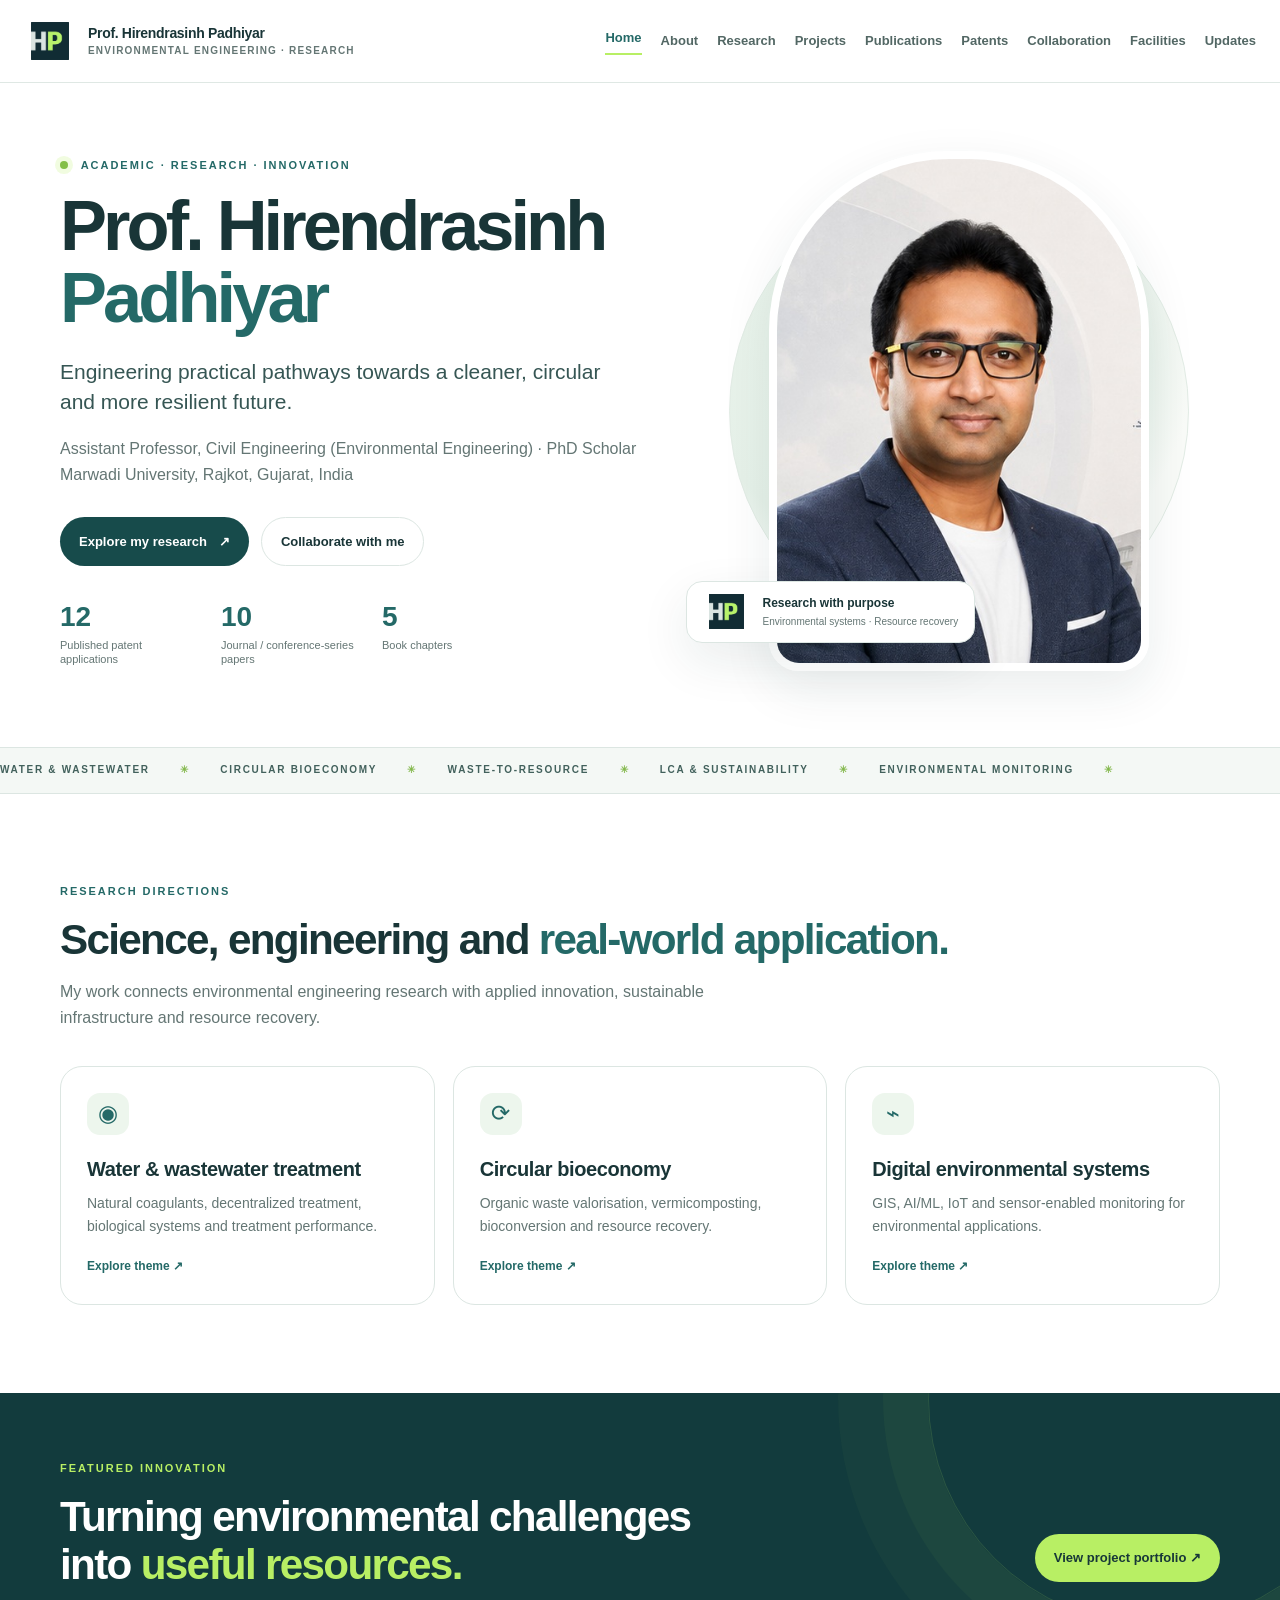
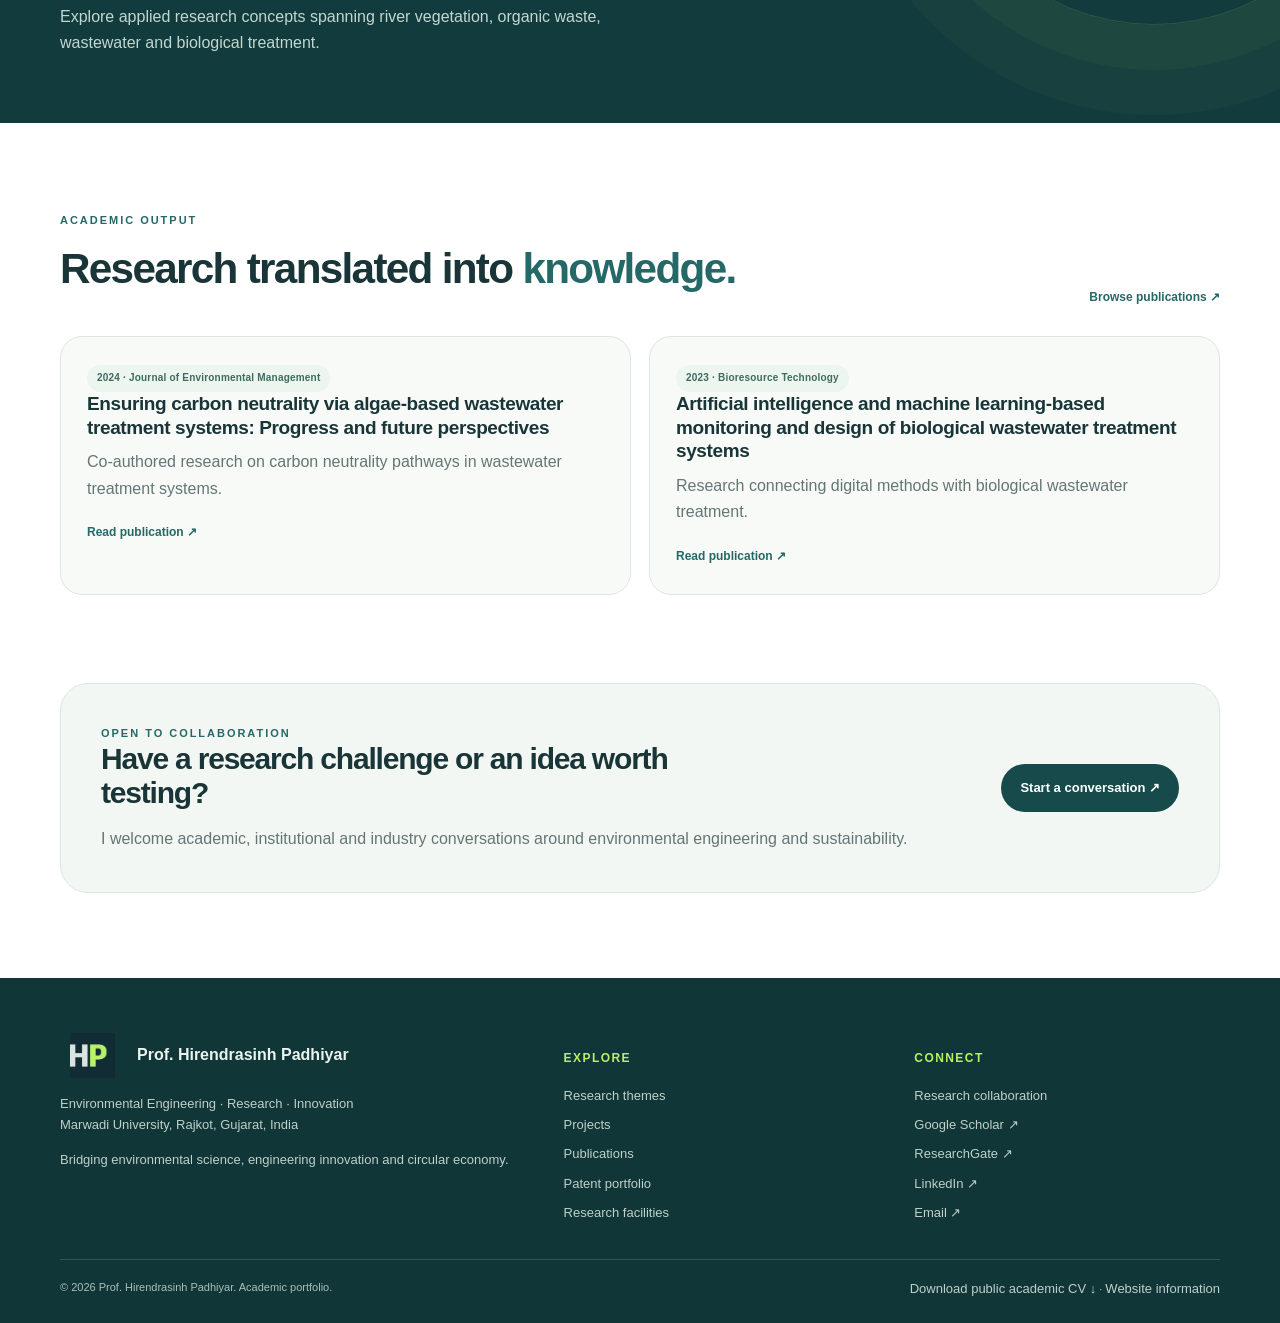
<file: index.html>
<!doctype html>
<html lang="en"><head><meta charset="utf-8"><meta name="viewport" content="width=device-width,initial-scale=1"><meta name="description" content="Academic and research portfolio of Prof. Hirendrasinh Padhiyar, Environmental Engineering, sustainability and circular bioeconomy."><title>Prof. Hirendrasinh Padhiyar | Environmental Engineering & Sustainability</title><link rel="icon" href="assets/favicon.svg"><link rel="stylesheet" href="style.css"></head><body>
<div id="site-header"></div>
<main>
<section class="hero wrap">
  <div class="hero-copy">
    <p class="eyebrow"><span class="pulse"></span> ACADEMIC · RESEARCH · INNOVATION</p>
    <h1>Prof. Hirendrasinh <em>Padhiyar</em></h1>
    <p class="hero-lead">Engineering practical pathways towards a cleaner, circular and more resilient future.</p>
    <p class="muted">Assistant Professor, Civil Engineering (Environmental Engineering) · PhD Scholar<br>Marwadi University, Rajkot, Gujarat, India</p>
    <div class="button-row"><a class="btn primary" href="research.html">Explore my research <span>↗</span></a><a class="btn secondary" href="collaboration.html">Collaborate with me</a></div>
    <div class="hero-metrics"><div><b>12</b><span>Published patent applications</span></div><div><b>10</b><span>Journal / conference-series papers</span></div><div><b>5</b><span>Book chapters</span></div></div>
  </div>
  <div class="hero-visual">
    <div class="portrait-halo"></div><img class="portrait" src="assets/portrait.jpg" alt="Portrait of Prof. Hirendrasinh Padhiyar">
    <div class="floating-note"><img src="assets/hp-logo.png" alt="HP monogram"><span><b>Research with purpose</b><small>Environmental systems · Resource recovery</small></span></div>
  </div>
</section>
<section class="ticker"><div>WATER & WASTEWATER <i>✳</i> CIRCULAR BIOECONOMY <i>✳</i> WASTE-TO-RESOURCE <i>✳</i> LCA & SUSTAINABILITY <i>✳</i> ENVIRONMENTAL MONITORING <i>✳</i></div></section>
<section class="section wrap">
  <div class="section-heading"><p class="eyebrow">RESEARCH DIRECTIONS</p><h2>Science, engineering and <em>real-world application.</em></h2><p class="muted max">My work connects environmental engineering research with applied innovation, sustainable infrastructure and resource recovery.</p></div>
  <div class="card-grid three">
    <a class="feature-card" href="research.html#water"><span class="card-icon">◉</span><h3>Water & wastewater treatment</h3><p>Natural coagulants, decentralized treatment, biological systems and treatment performance.</p><span class="card-link">Explore theme ↗</span></a>
    <a class="feature-card" href="research.html#circular"><span class="card-icon">⟳</span><h3>Circular bioeconomy</h3><p>Organic waste valorisation, vermicomposting, bioconversion and resource recovery.</p><span class="card-link">Explore theme ↗</span></a>
    <a class="feature-card" href="research.html#digital"><span class="card-icon">⌁</span><h3>Digital environmental systems</h3><p>GIS, AI/ML, IoT and sensor-enabled monitoring for environmental applications.</p><span class="card-link">Explore theme ↗</span></a>
  </div>
</section>
<section class="band"><div class="wrap band-inner"><div><p class="eyebrow light">FEATURED INNOVATION</p><h2>Turning environmental challenges into <em>useful resources.</em></h2><p>Explore applied research concepts spanning river vegetation, organic waste, wastewater and biological treatment.</p></div><a class="btn light-btn" href="projects.html">View project portfolio ↗</a></div></section>
<section class="section wrap">
 <div class="split-heading"><div><p class="eyebrow">ACADEMIC OUTPUT</p><h2>Research translated into <em>knowledge.</em></h2></div><a class="text-link" href="publications.html">Browse publications ↗</a></div>
 <div class="card-grid two">
  <article class="paper-highlight"><span class="tag">2024 · Journal of Environmental Management</span><h3>Ensuring carbon neutrality via algae-based wastewater treatment systems: Progress and future perspectives</h3><p class="muted">Co-authored research on carbon neutrality pathways in wastewater treatment systems.</p><a href="https://doi.org/10.1016/j.jenvman.2024.121182" target="_blank" rel="noopener">Read publication ↗</a></article>
  <article class="paper-highlight"><span class="tag">2023 · Bioresource Technology</span><h3>Artificial intelligence and machine learning-based monitoring and design of biological wastewater treatment systems</h3><p class="muted">Research connecting digital methods with biological wastewater treatment.</p><a href="https://doi.org/10.1016/j.biortech.2022.128486" target="_blank" rel="noopener">Read publication ↗</a></article>
 </div>
</section>
<section class="cta wrap"><div><p class="eyebrow">OPEN TO COLLABORATION</p><h2>Have a research challenge or an idea worth testing?</h2><p class="muted">I welcome academic, institutional and industry conversations around environmental engineering and sustainability.</p></div><a class="btn primary" href="collaboration.html">Start a conversation ↗</a></section>
</main><div id="site-footer"></div><script src="data.js"></script><script src="main.js"></script></body></html>
</file>
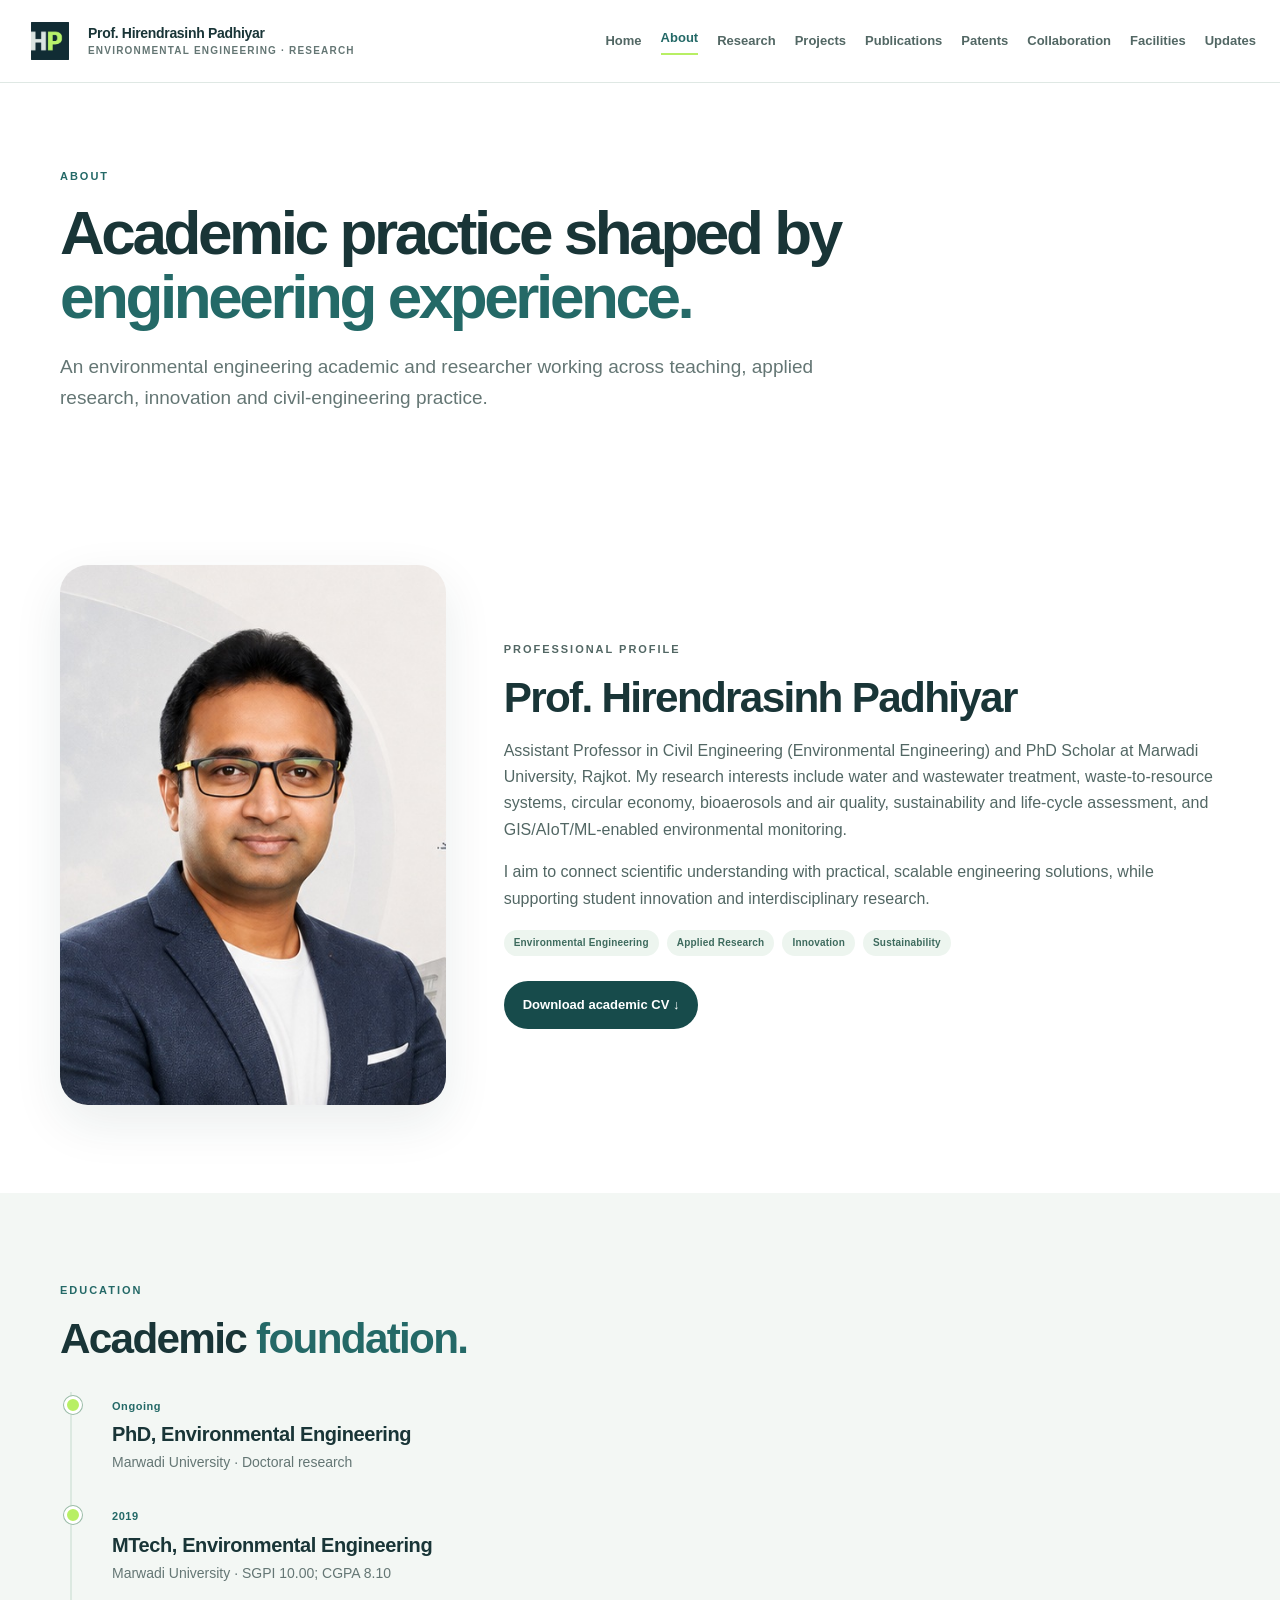
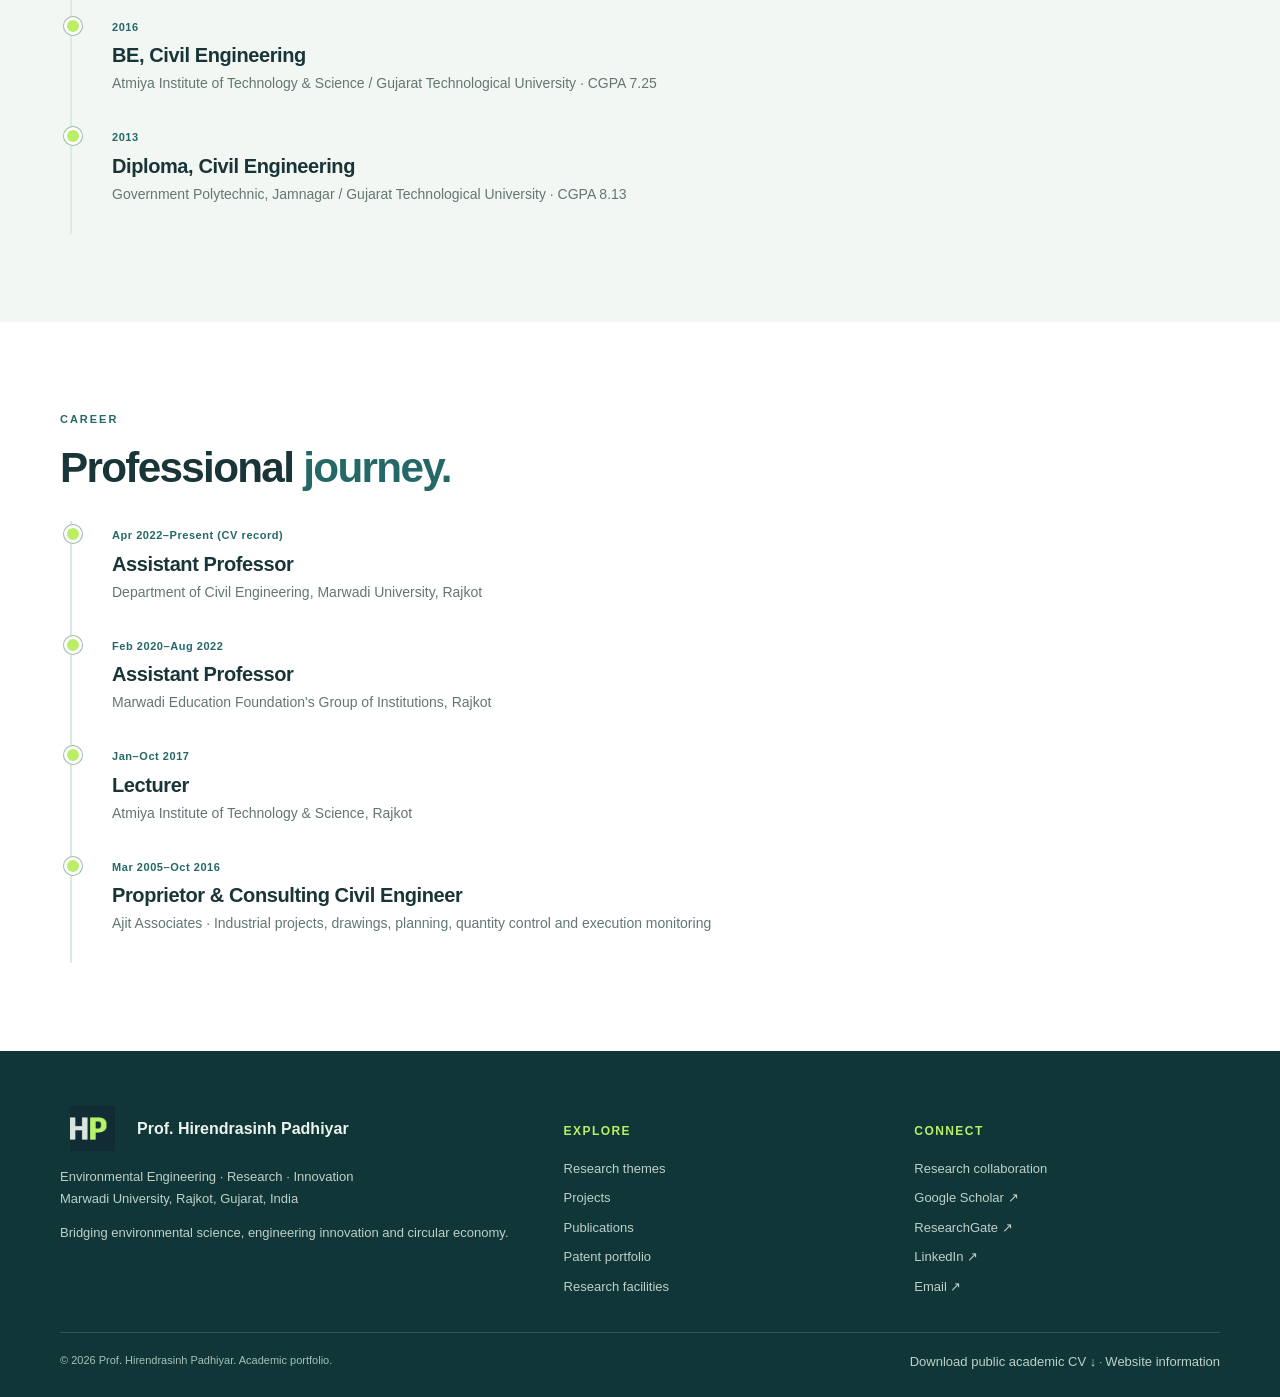
<file: about.html>
<!doctype html><html lang="en"><head><meta charset="utf-8"><meta name="viewport" content="width=device-width,initial-scale=1"><title>About | Prof. Hirendrasinh Padhiyar</title><link rel="icon" href="assets/favicon.svg"><link rel="stylesheet" href="style.css"></head><body><div id="site-header"></div><main>
<section class="page-hero wrap"><p class="eyebrow">ABOUT</p><h1>Academic practice shaped by <em>engineering experience.</em></h1><p class="lead">An environmental engineering academic and researcher working across teaching, applied research, innovation and civil-engineering practice.</p></section>
<section class="section wrap profile-layout"><div><img class="about-photo" src="assets/portrait.jpg" alt="Prof. Hirendrasinh Padhiyar"></div><div><p class="eyebrow">PROFESSIONAL PROFILE</p><h2>Prof. Hirendrasinh Padhiyar</h2><p>Assistant Professor in Civil Engineering (Environmental Engineering) and PhD Scholar at Marwadi University, Rajkot. My research interests include water and wastewater treatment, waste-to-resource systems, circular economy, bioaerosols and air quality, sustainability and life-cycle assessment, and GIS/AIoT/ML-enabled environmental monitoring.</p><p>I aim to connect scientific understanding with practical, scalable engineering solutions, while supporting student innovation and interdisciplinary research.</p><div class="tag-row"><span class="tag">Environmental Engineering</span><span class="tag">Applied Research</span><span class="tag">Innovation</span><span class="tag">Sustainability</span></div><a class="btn primary" href="academic-cv-public.pdf" download>Download academic CV ↓</a></div></section>
<section class="section soft"><div class="wrap"><p class="eyebrow">EDUCATION</p><h2>Academic <em>foundation.</em></h2><div class="timeline"><div class="timeline-item"><span>Ongoing</span><h3>PhD, Environmental Engineering</h3><p>Marwadi University · Doctoral research</p></div><div class="timeline-item"><span>2019</span><h3>MTech, Environmental Engineering</h3><p>Marwadi University · SGPI 10.00; CGPA 8.10</p></div><div class="timeline-item"><span>2016</span><h3>BE, Civil Engineering</h3><p>Atmiya Institute of Technology & Science / Gujarat Technological University · CGPA 7.25</p></div><div class="timeline-item"><span>2013</span><h3>Diploma, Civil Engineering</h3><p>Government Polytechnic, Jamnagar / Gujarat Technological University · CGPA 8.13</p></div></div></div></section>
<section class="section wrap"><p class="eyebrow">CAREER</p><h2>Professional <em>journey.</em></h2><div class="timeline"><div class="timeline-item"><span>Apr 2022–Present (CV record)</span><h3>Assistant Professor</h3><p>Department of Civil Engineering, Marwadi University, Rajkot</p></div><div class="timeline-item"><span>Feb 2020–Aug 2022</span><h3>Assistant Professor</h3><p>Marwadi Education Foundation's Group of Institutions, Rajkot</p></div><div class="timeline-item"><span>Jan–Oct 2017</span><h3>Lecturer</h3><p>Atmiya Institute of Technology & Science, Rajkot</p></div><div class="timeline-item"><span>Mar 2005–Oct 2016</span><h3>Proprietor & Consulting Civil Engineer</h3><p>Ajit Associates · Industrial projects, drawings, planning, quantity control and execution monitoring</p></div></div></section>
</main><div id="site-footer"></div><script src="data.js"></script><script src="main.js"></script></body></html>
</file>
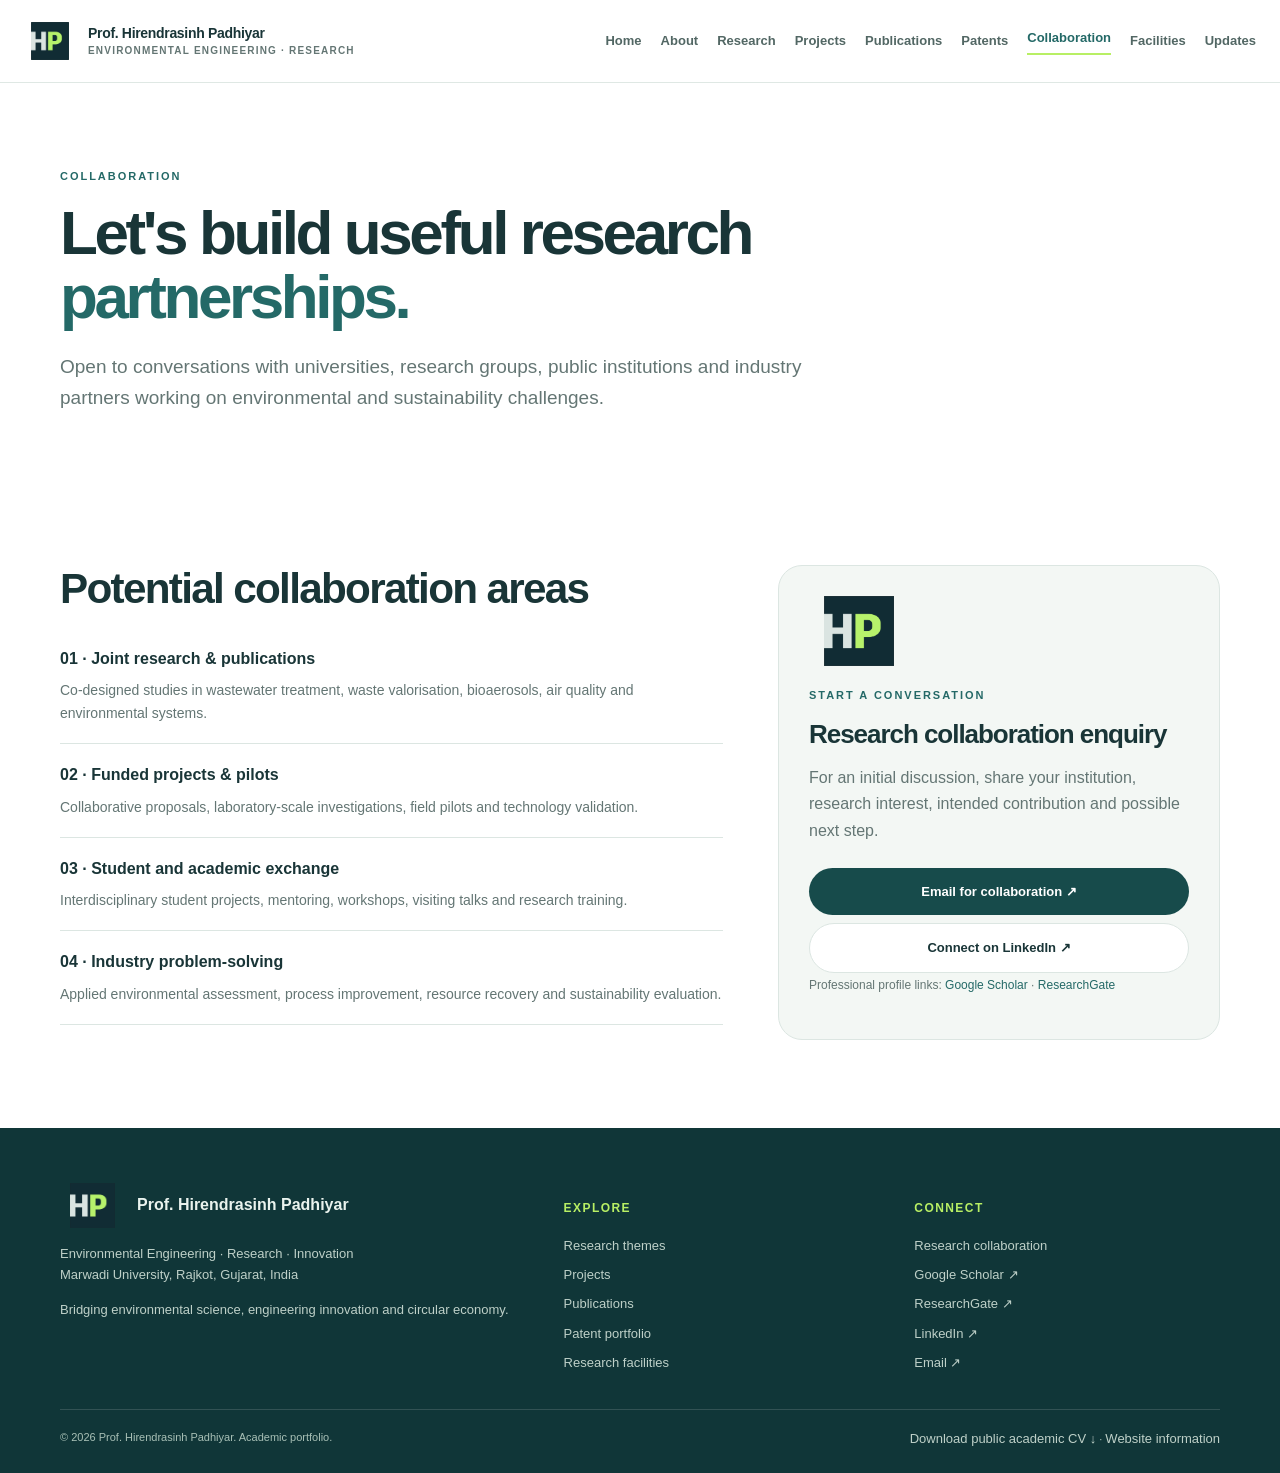
<file: collaboration.html>
<!doctype html><html lang="en"><head><meta charset="utf-8"><meta name="viewport" content="width=device-width,initial-scale=1"><title>Research Collaboration | Prof. Hirendrasinh Padhiyar</title><link rel="icon" href="assets/favicon.svg"><link rel="stylesheet" href="style.css"></head><body><div id="site-header"></div><main>
<section class="page-hero wrap"><p class="eyebrow">COLLABORATION</p><h1>Let's build useful research <em>partnerships.</em></h1><p class="lead">Open to conversations with universities, research groups, public institutions and industry partners working on environmental and sustainability challenges.</p></section>
<section class="section wrap"><div class="collab-grid"><div><h2>Potential collaboration areas</h2><div class="collab-item"><b>01 · Joint research & publications</b><p>Co-designed studies in wastewater treatment, waste valorisation, bioaerosols, air quality and environmental systems.</p></div><div class="collab-item"><b>02 · Funded projects & pilots</b><p>Collaborative proposals, laboratory-scale investigations, field pilots and technology validation.</p></div><div class="collab-item"><b>03 · Student and academic exchange</b><p>Interdisciplinary student projects, mentoring, workshops, visiting talks and research training.</p></div><div class="collab-item"><b>04 · Industry problem-solving</b><p>Applied environmental assessment, process improvement, resource recovery and sustainability evaluation.</p></div></div><aside class="contact-card"><img src="assets/hp-logo.png" alt="HP logo"><p class="eyebrow">START A CONVERSATION</p><h2>Research collaboration enquiry</h2><p class="muted">For an initial discussion, share your institution, research interest, intended contribution and possible next step.</p><a class="btn primary full" href="mailto:hirendrasinh.researsch@gmail.com?subject=Research%20Collaboration%20Enquiry">Email for collaboration ↗</a><a class="btn secondary full" href="https://www.linkedin.com/in/hirendrasinh" target="_blank" rel="noopener">Connect on LinkedIn ↗</a><p class="small muted">Professional profile links: <a href="https://scholar.google.com/citations?user=3JB1XCEAAAAJ" target="_blank" rel="noopener">Google Scholar</a> · <a href="https://www.researchgate.net/profile/Hirendrasinh-Padhiyar" target="_blank" rel="noopener">ResearchGate</a></p></aside></div></section></main><div id="site-footer"></div><script src="data.js"></script><script src="main.js"></script></body></html>
</file>
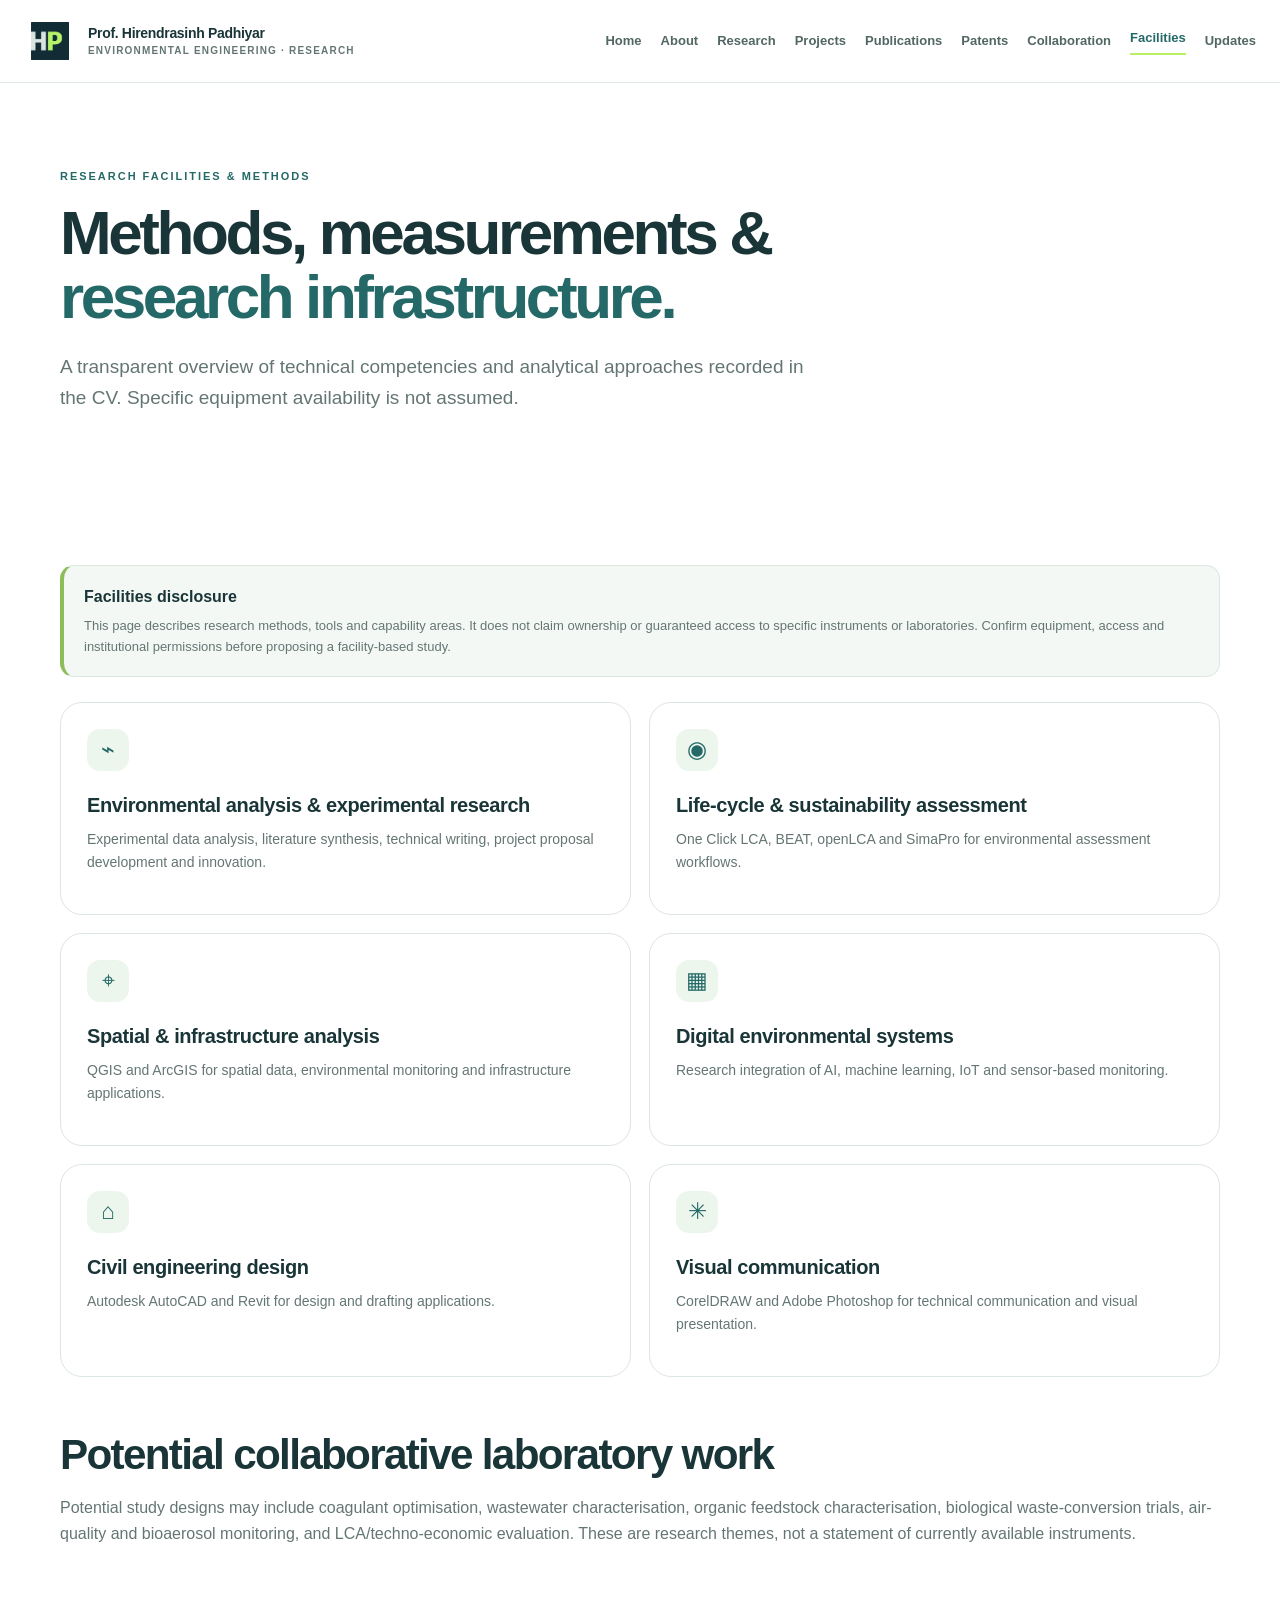
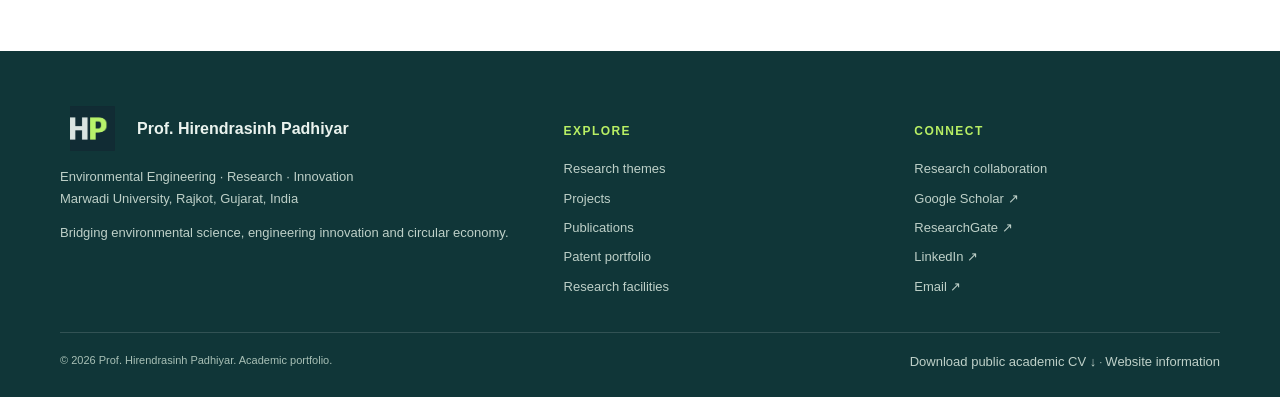
<file: facilities.html>
<!doctype html><html lang="en"><head><meta charset="utf-8"><meta name="viewport" content="width=device-width,initial-scale=1"><title>Research Facilities | Prof. Hirendrasinh Padhiyar</title><link rel="icon" href="assets/favicon.svg"><link rel="stylesheet" href="style.css"></head><body><div id="site-header"></div><main>
<section class="page-hero wrap"><p class="eyebrow">RESEARCH FACILITIES & METHODS</p><h1>Methods, measurements & <em>research infrastructure.</em></h1><p class="lead">A transparent overview of technical competencies and analytical approaches recorded in the CV. Specific equipment availability is not assumed.</p></section>
<section class="section wrap"><div class="notice"><b>Facilities disclosure</b><p>This page describes research methods, tools and capability areas. It does not claim ownership or guaranteed access to specific instruments or laboratories. Confirm equipment, access and institutional permissions before proposing a facility-based study.</p></div><div class="card-grid two">
<article class="feature-card"><span class="card-icon">⌁</span><h3>Environmental analysis & experimental research</h3><p>Experimental data analysis, literature synthesis, technical writing, project proposal development and innovation.</p></article>
<article class="feature-card"><span class="card-icon">◉</span><h3>Life-cycle & sustainability assessment</h3><p>One Click LCA, BEAT, openLCA and SimaPro for environmental assessment workflows.</p></article>
<article class="feature-card"><span class="card-icon">⌖</span><h3>Spatial & infrastructure analysis</h3><p>QGIS and ArcGIS for spatial data, environmental monitoring and infrastructure applications.</p></article>
<article class="feature-card"><span class="card-icon">▦</span><h3>Digital environmental systems</h3><p>Research integration of AI, machine learning, IoT and sensor-based monitoring.</p></article>
<article class="feature-card"><span class="card-icon">⌂</span><h3>Civil engineering design</h3><p>Autodesk AutoCAD and Revit for design and drafting applications.</p></article>
<article class="feature-card"><span class="card-icon">✳</span><h3>Visual communication</h3><p>CorelDRAW and Adobe Photoshop for technical communication and visual presentation.</p></article>
</div><h2 class="subsection-title">Potential collaborative laboratory work</h2><p class="muted">Potential study designs may include coagulant optimisation, wastewater characterisation, organic feedstock characterisation, biological waste-conversion trials, air-quality and bioaerosol monitoring, and LCA/techno-economic evaluation. These are research themes, not a statement of currently available instruments.</p></section></main><div id="site-footer"></div><script src="data.js"></script><script src="main.js"></script></body></html>
</file>
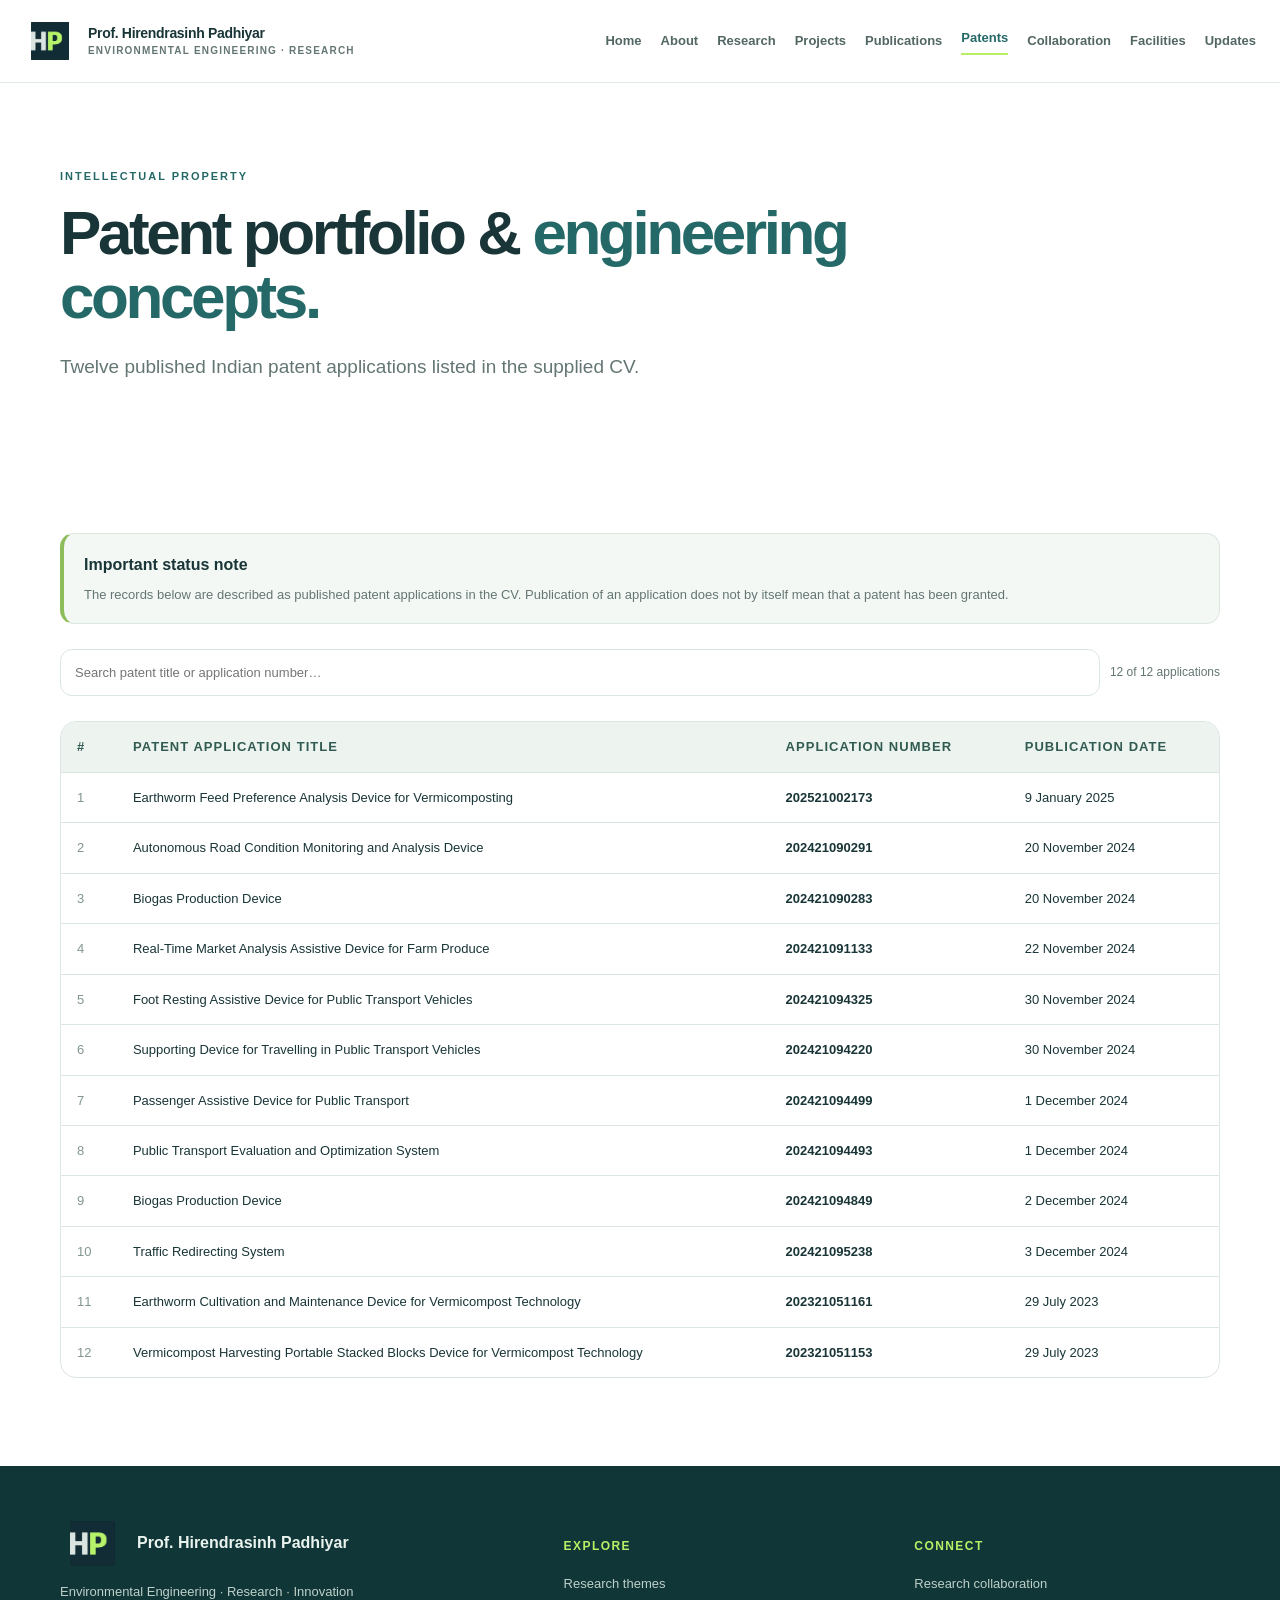
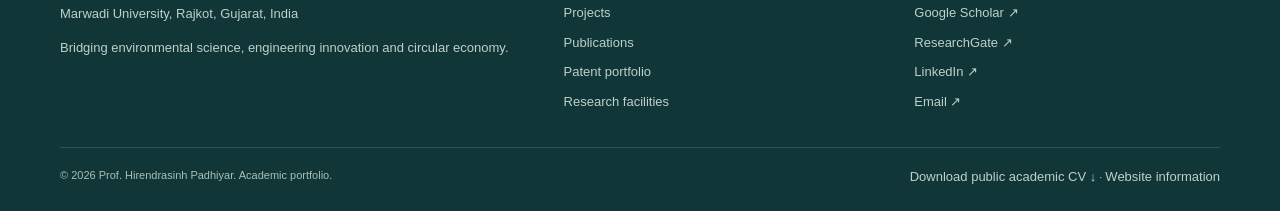
<file: patents.html>
<!doctype html><html lang="en"><head><meta charset="utf-8"><meta name="viewport" content="width=device-width,initial-scale=1"><title>Patent Portfolio | Prof. Hirendrasinh Padhiyar</title><link rel="icon" href="assets/favicon.svg"><link rel="stylesheet" href="style.css"></head><body><div id="site-header"></div><main>
<section class="page-hero wrap"><p class="eyebrow">INTELLECTUAL PROPERTY</p><h1>Patent portfolio & <em>engineering concepts.</em></h1><p class="lead">Twelve published Indian patent applications listed in the supplied CV.</p></section>
<section class="section wrap"><div class="notice"><b>Important status note</b><p>The records below are described as published patent applications in the CV. Publication of an application does not by itself mean that a patent has been granted.</p></div><div class="filter-bar"><input id="patent-search" type="search" placeholder="Search patent title or application number…" aria-label="Search patents"><span class="muted small" id="patent-count"></span></div><div class="table-wrap"><table class="data-table"><thead><tr><th>#</th><th>Patent application title</th><th>Application number</th><th>Publication date</th></tr></thead><tbody id="patent-list"></tbody></table></div></section></main><div id="site-footer"></div><script src="data.js"></script><script src="main.js"></script></body></html>
</file>
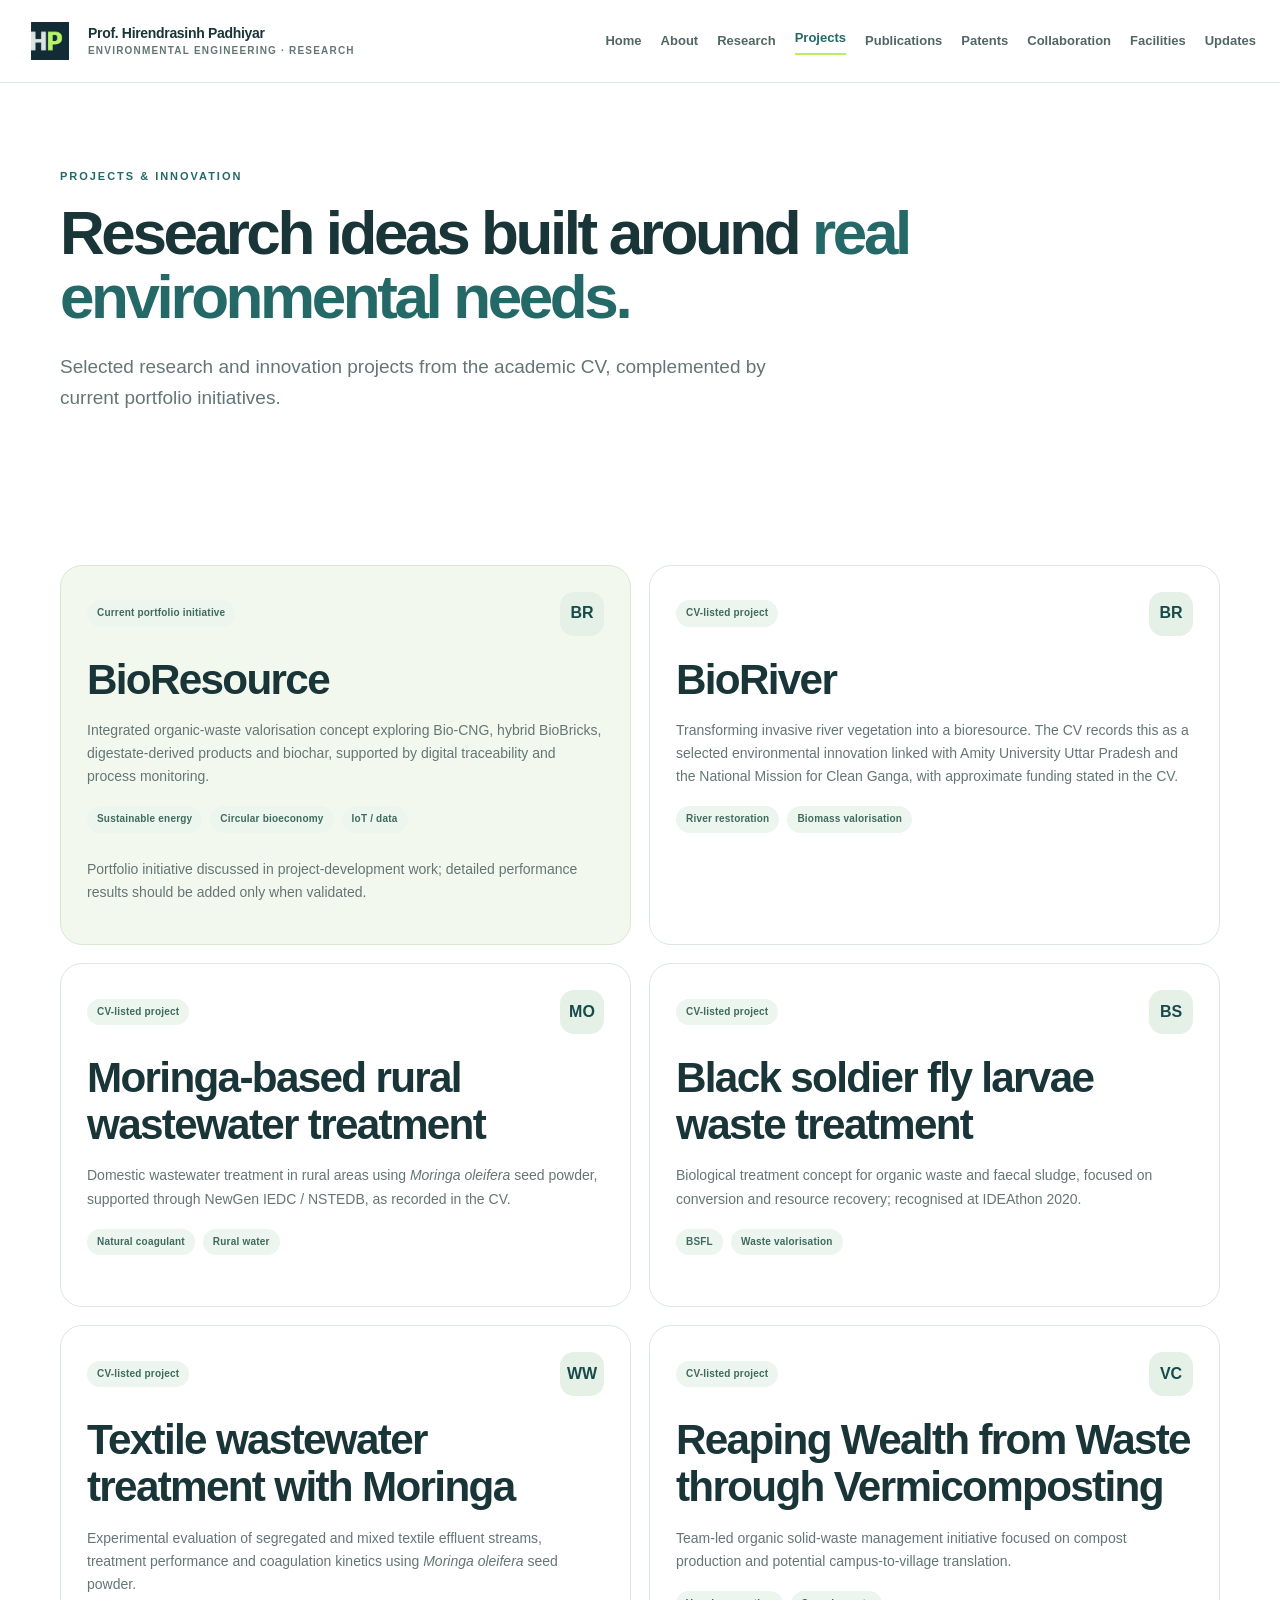
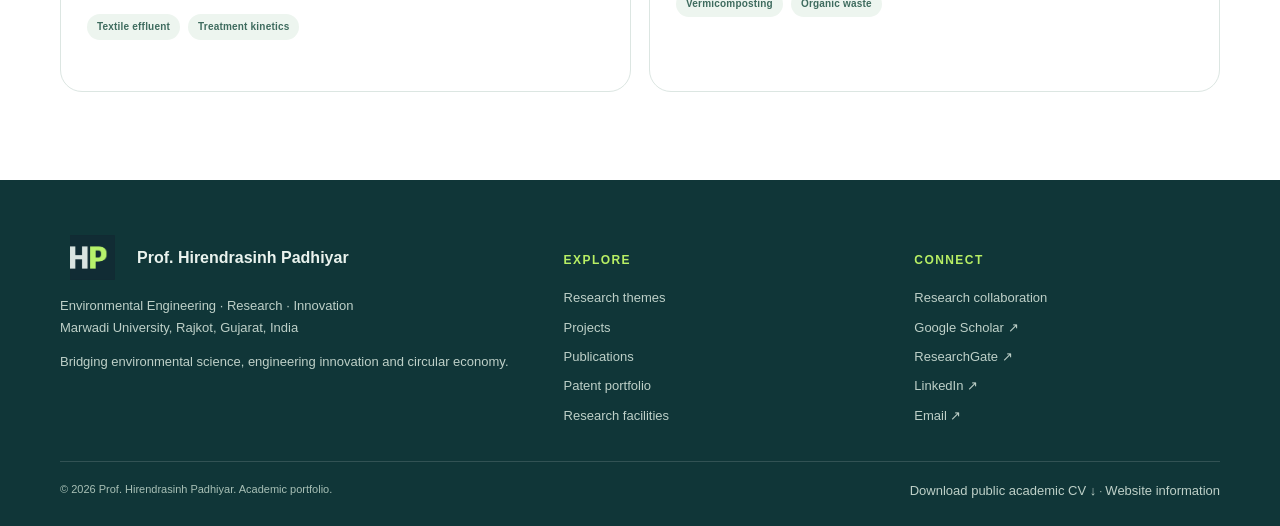
<file: projects.html>
<!doctype html><html lang="en"><head><meta charset="utf-8"><meta name="viewport" content="width=device-width,initial-scale=1"><title>Projects | Prof. Hirendrasinh Padhiyar</title><link rel="icon" href="assets/favicon.svg"><link rel="stylesheet" href="style.css"></head><body><div id="site-header"></div><main>
<section class="page-hero wrap"><p class="eyebrow">PROJECTS & INNOVATION</p><h1>Research ideas built around <em>real environmental needs.</em></h1><p class="lead">Selected research and innovation projects from the academic CV, complemented by current portfolio initiatives.</p></section>
<section class="section wrap"><div class="project-grid">
<article class="project-card featured"><div class="project-top"><span class="tag">Current portfolio initiative</span><span class="project-mark">BR</span></div><h2>BioResource</h2><p>Integrated organic-waste valorisation concept exploring Bio-CNG, hybrid BioBricks, digestate-derived products and biochar, supported by digital traceability and process monitoring.</p><div class="tag-row"><span class="tag">Sustainable energy</span><span class="tag">Circular bioeconomy</span><span class="tag">IoT / data</span></div><p class="small muted">Portfolio initiative discussed in project-development work; detailed performance results should be added only when validated.</p></article>
<article class="project-card"><div class="project-top"><span class="tag">CV-listed project</span><span class="project-mark">BR</span></div><h2>BioRiver</h2><p>Transforming invasive river vegetation into a bioresource. The CV records this as a selected environmental innovation linked with Amity University Uttar Pradesh and the National Mission for Clean Ganga, with approximate funding stated in the CV.</p><div class="tag-row"><span class="tag">River restoration</span><span class="tag">Biomass valorisation</span></div></article>
<article class="project-card"><div class="project-top"><span class="tag">CV-listed project</span><span class="project-mark">MO</span></div><h2>Moringa-based rural wastewater treatment</h2><p>Domestic wastewater treatment in rural areas using <i>Moringa oleifera</i> seed powder, supported through NewGen IEDC / NSTEDB, as recorded in the CV.</p><div class="tag-row"><span class="tag">Natural coagulant</span><span class="tag">Rural water</span></div></article>
<article class="project-card"><div class="project-top"><span class="tag">CV-listed project</span><span class="project-mark">BS</span></div><h2>Black soldier fly larvae waste treatment</h2><p>Biological treatment concept for organic waste and faecal sludge, focused on conversion and resource recovery; recognised at IDEAthon 2020.</p><div class="tag-row"><span class="tag">BSFL</span><span class="tag">Waste valorisation</span></div></article>
<article class="project-card"><div class="project-top"><span class="tag">CV-listed project</span><span class="project-mark">WW</span></div><h2>Textile wastewater treatment with Moringa</h2><p>Experimental evaluation of segregated and mixed textile effluent streams, treatment performance and coagulation kinetics using <i>Moringa oleifera</i> seed powder.</p><div class="tag-row"><span class="tag">Textile effluent</span><span class="tag">Treatment kinetics</span></div></article>
<article class="project-card"><div class="project-top"><span class="tag">CV-listed project</span><span class="project-mark">VC</span></div><h2>Reaping Wealth from Waste through Vermicomposting</h2><p>Team-led organic solid-waste management initiative focused on compost production and potential campus-to-village translation.</p><div class="tag-row"><span class="tag">Vermicomposting</span><span class="tag">Organic waste</span></div></article>
</div></section></main><div id="site-footer"></div><script src="data.js"></script><script src="main.js"></script></body></html>
</file>
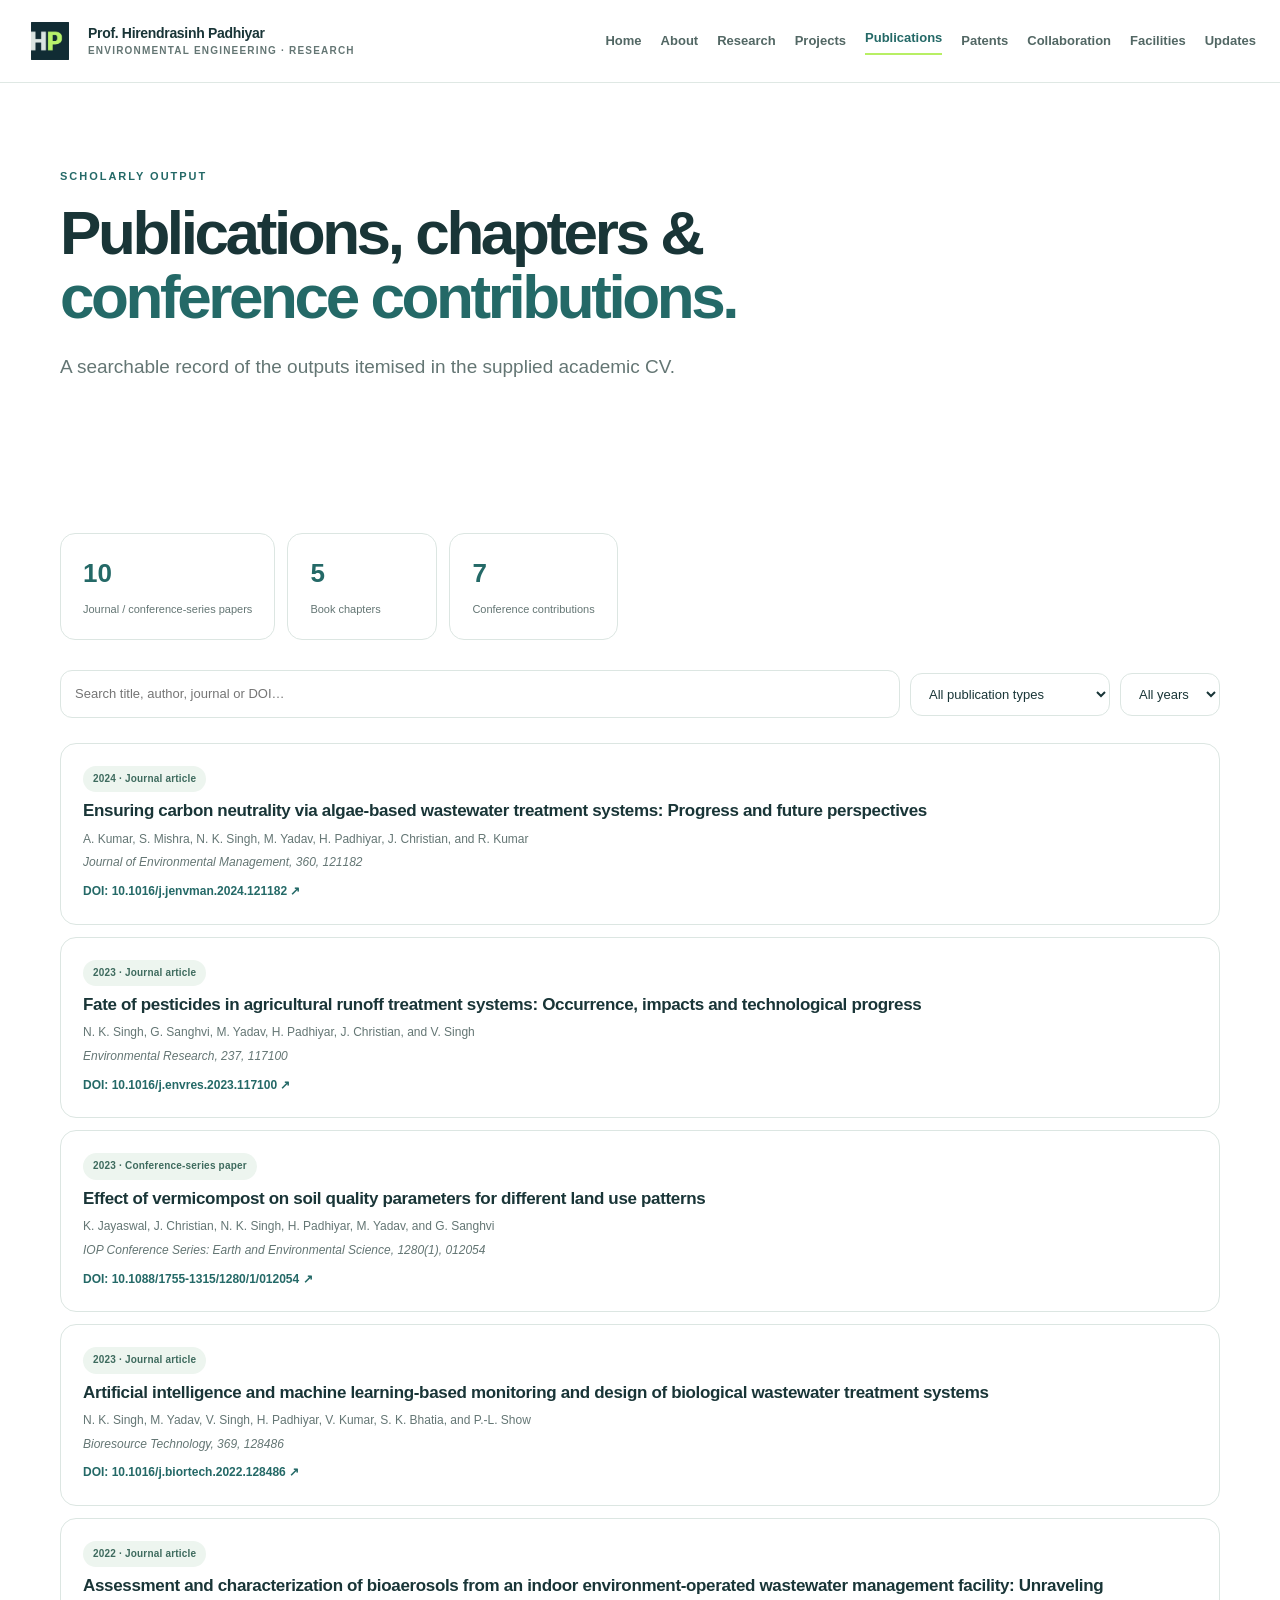
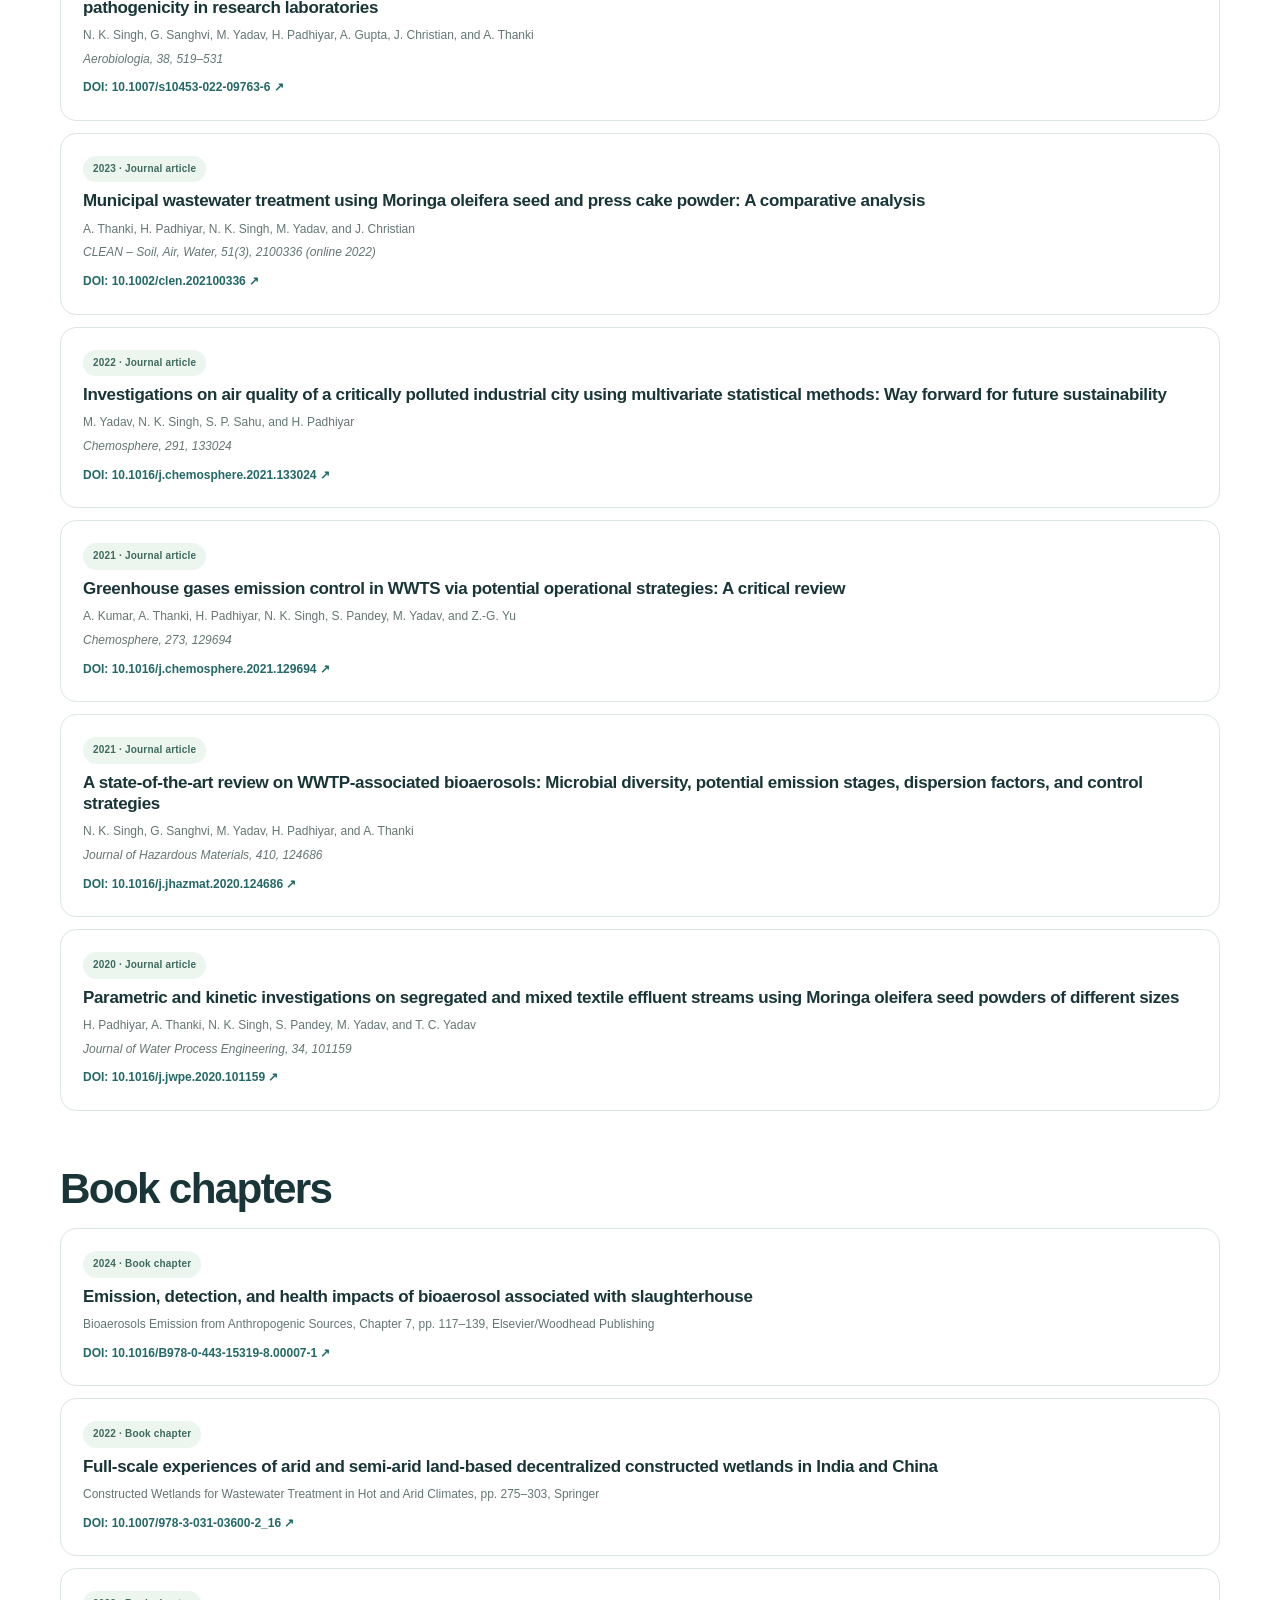
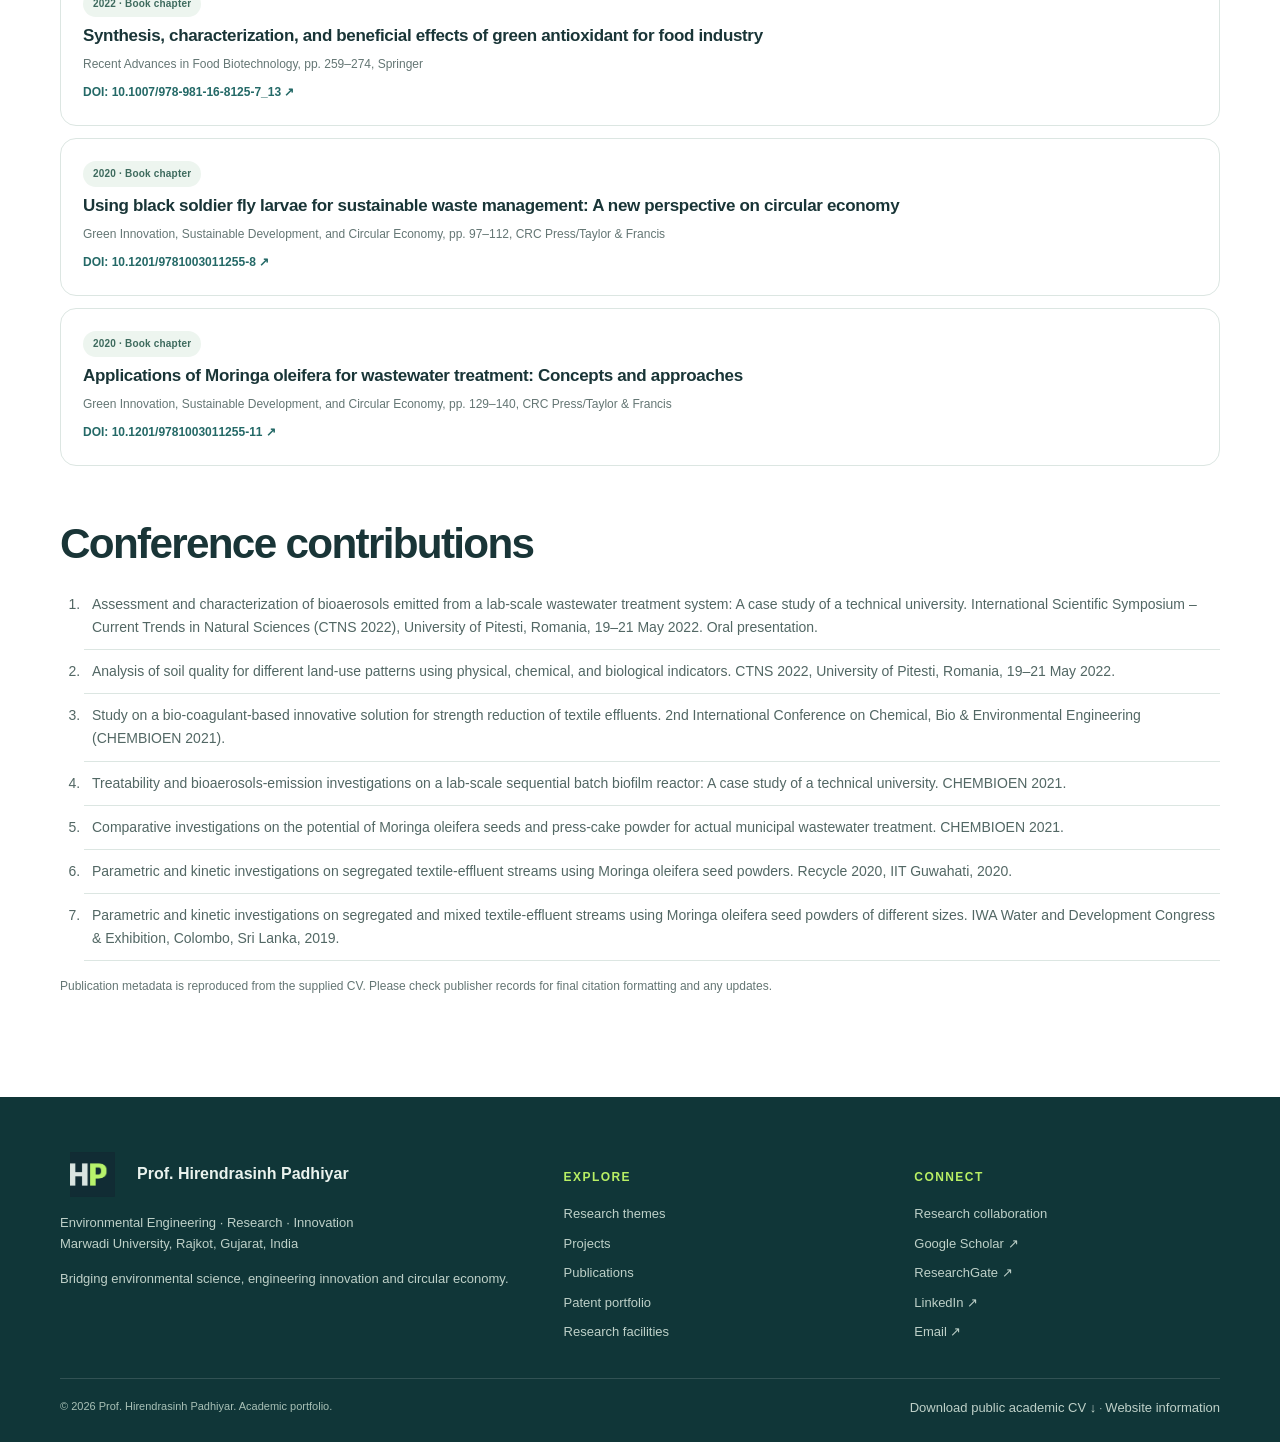
<file: publications.html>
<!doctype html><html lang="en"><head><meta charset="utf-8"><meta name="viewport" content="width=device-width,initial-scale=1"><title>Publications | Prof. Hirendrasinh Padhiyar</title><link rel="icon" href="assets/favicon.svg"><link rel="stylesheet" href="style.css"></head><body><div id="site-header"></div><main>
<section class="page-hero wrap"><p class="eyebrow">SCHOLARLY OUTPUT</p><h1>Publications, chapters & <em>conference contributions.</em></h1><p class="lead">A searchable record of the outputs itemised in the supplied academic CV.</p></section>
<section class="section wrap"><div class="publication-summary"><div><b>10</b><span>Journal / conference-series papers</span></div><div><b>5</b><span>Book chapters</span></div><div><b>7</b><span>Conference contributions</span></div></div>
<div class="filter-bar"><input id="pub-search" type="search" placeholder="Search title, author, journal or DOI…" aria-label="Search publications"><select id="pub-type" aria-label="Filter publication type"><option value="all">All publication types</option><option value="Journal article">Journal articles</option><option value="Conference-series paper">Conference-series papers</option></select><select id="pub-year" aria-label="Filter year"><option value="all">All years</option></select></div>
<div id="publication-list" class="publication-list" aria-live="polite"></div>
<h2 class="subsection-title">Book chapters</h2><div id="book-list" class="publication-list"></div>
<h2 class="subsection-title">Conference contributions</h2><ol id="conference-list" class="conference-list"></ol>
<p class="small muted">Publication metadata is reproduced from the supplied CV. Please check publisher records for final citation formatting and any updates.</p></section></main><div id="site-footer"></div><script src="data.js"></script><script src="main.js"></script></body></html>
</file>
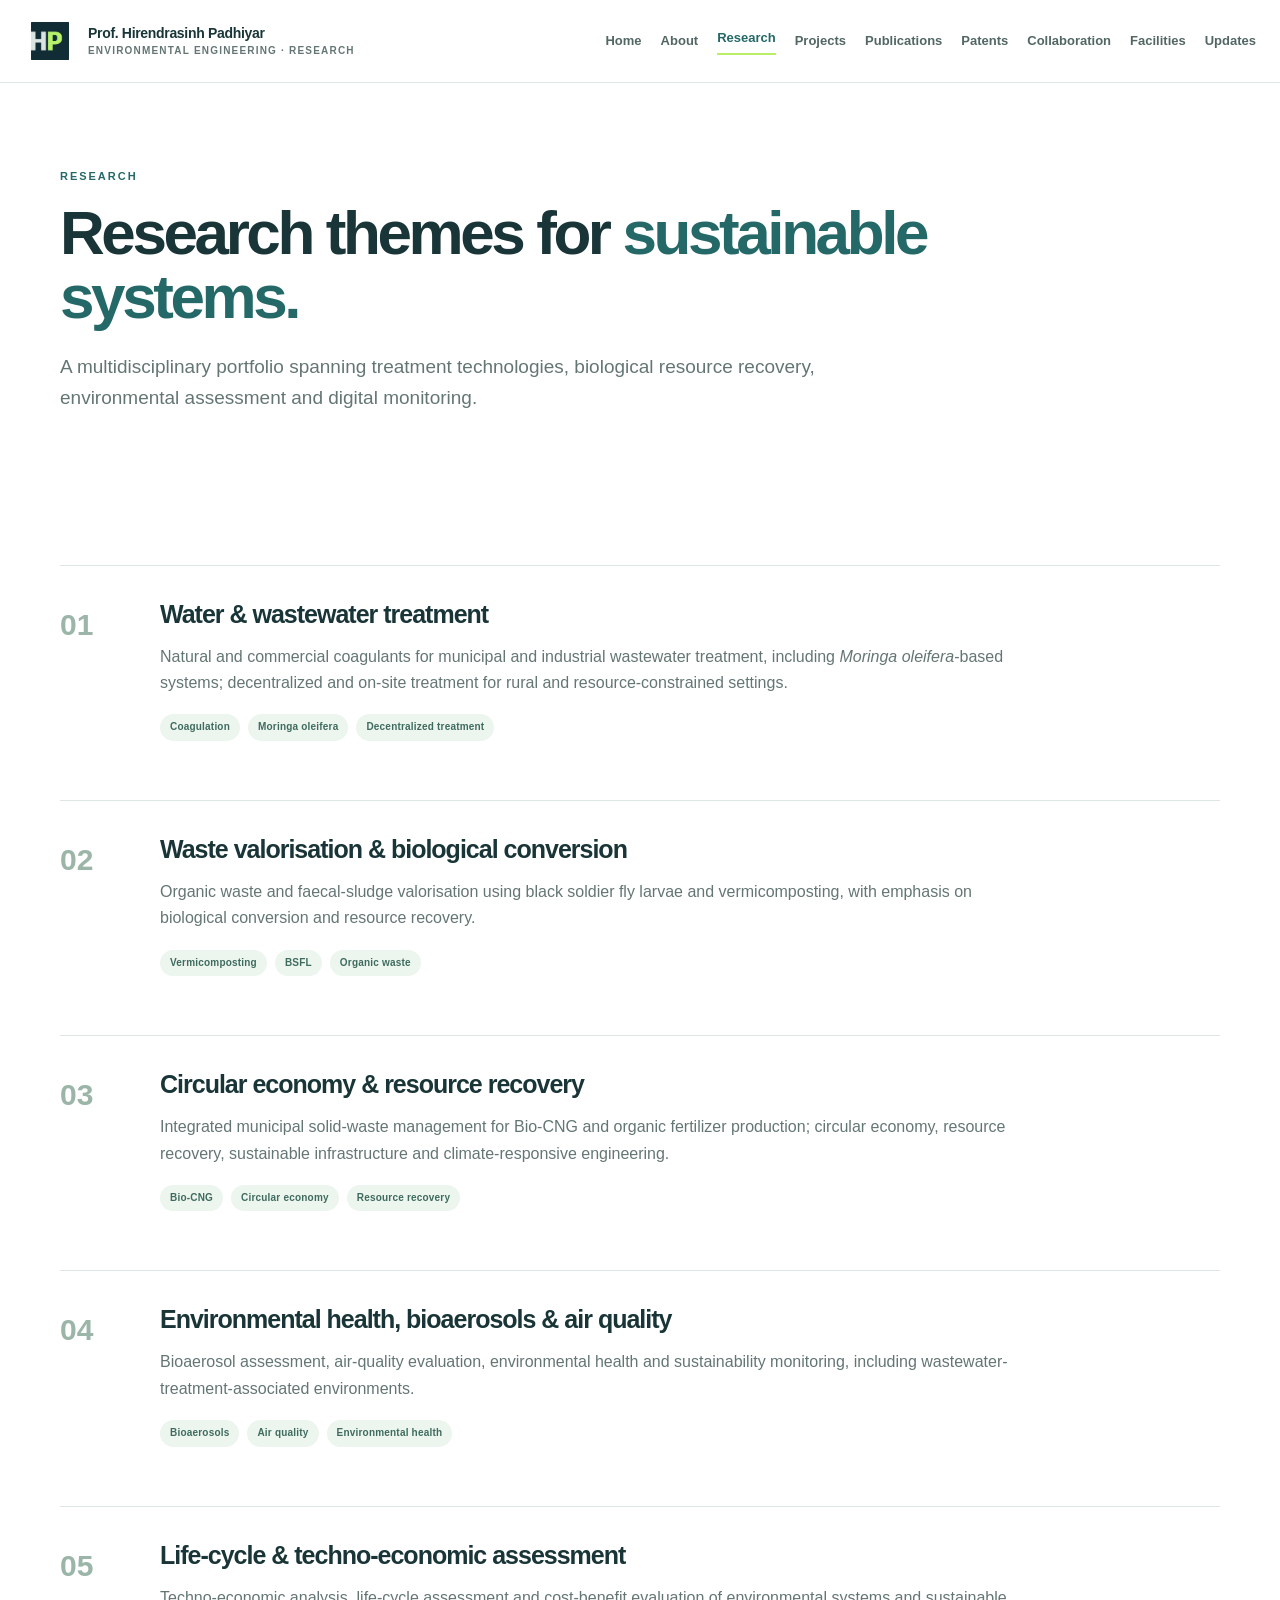
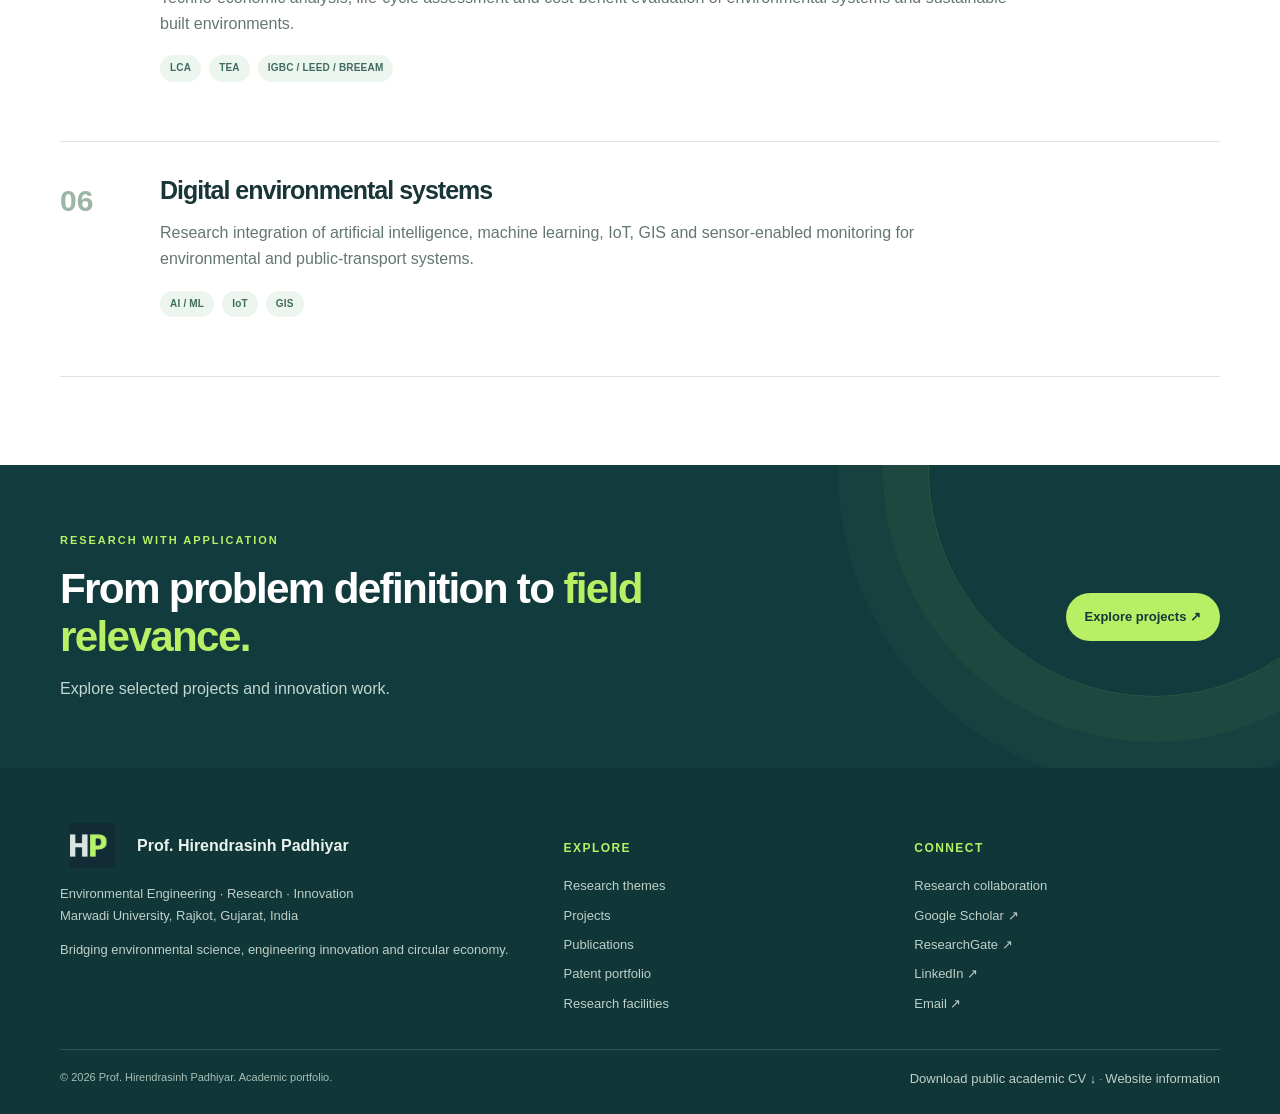
<file: research.html>
<!doctype html><html lang="en"><head><meta charset="utf-8"><meta name="viewport" content="width=device-width,initial-scale=1"><title>Research | Prof. Hirendrasinh Padhiyar</title><link rel="icon" href="assets/favicon.svg"><link rel="stylesheet" href="style.css"></head><body><div id="site-header"></div><main>
<section class="page-hero wrap"><p class="eyebrow">RESEARCH</p><h1>Research themes for <em>sustainable systems.</em></h1><p class="lead">A multidisciplinary portfolio spanning treatment technologies, biological resource recovery, environmental assessment and digital monitoring.</p></section>
<section class="section wrap"><div class="research-list">
<article id="water" class="research-row"><span class="number">01</span><div><h2>Water & wastewater treatment</h2><p>Natural and commercial coagulants for municipal and industrial wastewater treatment, including <i>Moringa oleifera</i>-based systems; decentralized and on-site treatment for rural and resource-constrained settings.</p><div class="tag-row"><span class="tag">Coagulation</span><span class="tag">Moringa oleifera</span><span class="tag">Decentralized treatment</span></div></div></article>
<article class="research-row"><span class="number">02</span><div><h2>Waste valorisation & biological conversion</h2><p>Organic waste and faecal-sludge valorisation using black soldier fly larvae and vermicomposting, with emphasis on biological conversion and resource recovery.</p><div class="tag-row"><span class="tag">Vermicomposting</span><span class="tag">BSFL</span><span class="tag">Organic waste</span></div></div></article>
<article id="circular" class="research-row"><span class="number">03</span><div><h2>Circular economy & resource recovery</h2><p>Integrated municipal solid-waste management for Bio-CNG and organic fertilizer production; circular economy, resource recovery, sustainable infrastructure and climate-responsive engineering.</p><div class="tag-row"><span class="tag">Bio-CNG</span><span class="tag">Circular economy</span><span class="tag">Resource recovery</span></div></div></article>
<article class="research-row"><span class="number">04</span><div><h2>Environmental health, bioaerosols & air quality</h2><p>Bioaerosol assessment, air-quality evaluation, environmental health and sustainability monitoring, including wastewater-treatment-associated environments.</p><div class="tag-row"><span class="tag">Bioaerosols</span><span class="tag">Air quality</span><span class="tag">Environmental health</span></div></div></article>
<article class="research-row"><span class="number">05</span><div><h2>Life-cycle & techno-economic assessment</h2><p>Techno-economic analysis, life-cycle assessment and cost-benefit evaluation of environmental systems and sustainable built environments.</p><div class="tag-row"><span class="tag">LCA</span><span class="tag">TEA</span><span class="tag">IGBC / LEED / BREEAM</span></div></div></article>
<article id="digital" class="research-row"><span class="number">06</span><div><h2>Digital environmental systems</h2><p>Research integration of artificial intelligence, machine learning, IoT, GIS and sensor-enabled monitoring for environmental and public-transport systems.</p><div class="tag-row"><span class="tag">AI / ML</span><span class="tag">IoT</span><span class="tag">GIS</span></div></div></article>
</div></section><section class="band"><div class="wrap band-inner"><div><p class="eyebrow light">RESEARCH WITH APPLICATION</p><h2>From problem definition to <em>field relevance.</em></h2><p>Explore selected projects and innovation work.</p></div><a class="btn light-btn" href="projects.html">Explore projects ↗</a></div></section></main><div id="site-footer"></div><script src="data.js"></script><script src="main.js"></script></body></html>
</file>
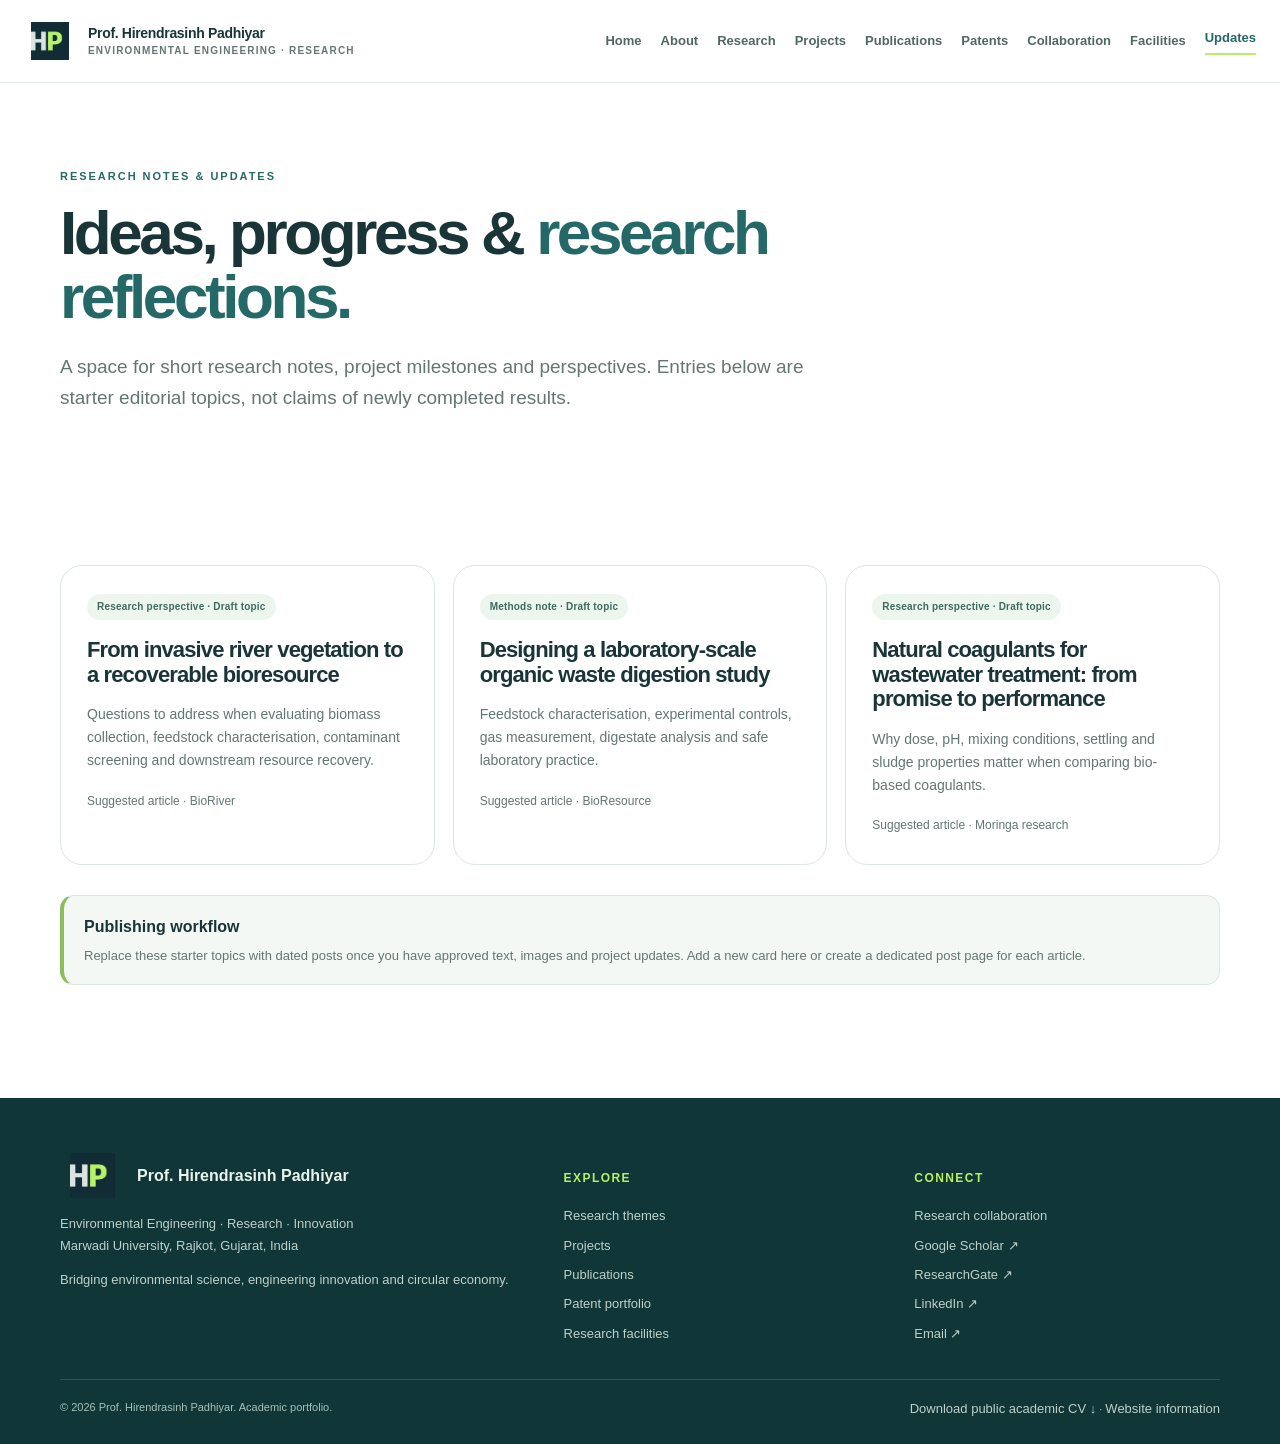
<file: updates.html>
<!doctype html><html lang="en"><head><meta charset="utf-8"><meta name="viewport" content="width=device-width,initial-scale=1"><title>Research Updates | Prof. Hirendrasinh Padhiyar</title><link rel="icon" href="assets/favicon.svg"><link rel="stylesheet" href="style.css"></head><body><div id="site-header"></div><main>
<section class="page-hero wrap"><p class="eyebrow">RESEARCH NOTES & UPDATES</p><h1>Ideas, progress & <em>research reflections.</em></h1><p class="lead">A space for short research notes, project milestones and perspectives. Entries below are starter editorial topics, not claims of newly completed results.</p></section>
<section class="section wrap"><div class="blog-grid">
<article class="blog-card"><span class="tag">Research perspective · Draft topic</span><h2>From invasive river vegetation to a recoverable bioresource</h2><p>Questions to address when evaluating biomass collection, feedstock characterisation, contaminant screening and downstream resource recovery.</p><span class="small muted">Suggested article · BioRiver</span></article>
<article class="blog-card"><span class="tag">Methods note · Draft topic</span><h2>Designing a laboratory-scale organic waste digestion study</h2><p>Feedstock characterisation, experimental controls, gas measurement, digestate analysis and safe laboratory practice.</p><span class="small muted">Suggested article · BioResource</span></article>
<article class="blog-card"><span class="tag">Research perspective · Draft topic</span><h2>Natural coagulants for wastewater treatment: from promise to performance</h2><p>Why dose, pH, mixing conditions, settling and sludge properties matter when comparing bio-based coagulants.</p><span class="small muted">Suggested article · Moringa research</span></article>
</div><div class="notice top-gap"><b>Publishing workflow</b><p>Replace these starter topics with dated posts once you have approved text, images and project updates. Add a new card here or create a dedicated post page for each article.</p></div></section></main><div id="site-footer"></div><script src="data.js"></script><script src="main.js"></script></body></html>
</file>
<file: style.css>
:root{--ink:#193537;--teal:#174b4b;--teal2:#246967;--lime:#b8ef64;--muted:#647674;--line:#dce6e2;--soft:#f3f7f4;--paper:#fff;--sand:#fbfcfa;--shadow:0 18px 50px rgba(22,58,54,.09);--radius:22px}
*{box-sizing:border-box}html{scroll-behavior:smooth}body{margin:0;background:var(--paper);color:var(--ink);font-family:Aptos,"Segoe UI",Arial,sans-serif;font-size:16px;line-height:1.65}a{color:var(--teal2);text-decoration:none}a:hover{color:#0e393b}img{max-width:100%;display:block}.wrap{width:min(1160px,calc(100% - 48px));margin-inline:auto}.site-header{position:sticky;top:0;z-index:50;background:rgba(255,255,255,.92);backdrop-filter:blur(16px);border-bottom:1px solid rgba(220,230,226,.9)}.nav-wrap{height:82px;display:flex;align-items:center;justify-content:space-between;gap:24px;width:min(1240px,calc(100% - 48px));margin:auto}.brand{display:flex;align-items:center;gap:12px;color:var(--ink);font-weight:700;letter-spacing:-.02em}.brand img{width:52px;height:38px;object-fit:contain;border-radius:8px}.brand span{display:block;font-size:14px;line-height:1.2}.brand small{display:block;color:var(--muted);font-size:10px;letter-spacing:.12em;text-transform:uppercase;font-weight:600;margin-top:4px}.nav-links{display:flex;align-items:center;gap:19px}.nav-links a{font-size:13px;font-weight:600;color:#526764;white-space:nowrap}.nav-links a:hover,.nav-links a.active{color:var(--teal2)}.nav-links a.active:after{content:"";display:block;height:2px;background:var(--lime);margin-top:4px}.nav-toggle{display:none;border:1px solid var(--line);background:white;border-radius:10px;padding:8px 11px;color:var(--ink);font-size:20px}.hero{display:grid;grid-template-columns:1.05fr .95fr;align-items:center;gap:60px;padding-top:68px;padding-bottom:76px;min-height:640px}.eyebrow{font-size:11px;letter-spacing:.18em;font-weight:700;color:var(--teal2);margin:0 0 16px;text-transform:uppercase}.pulse{display:inline-block;width:8px;height:8px;border-radius:50%;background:#83bf46;margin-right:8px;box-shadow:0 0 0 5px rgba(184,239,100,.2)}h1,h2,h3,p{margin-top:0}h1{font-size:clamp(42px,5.5vw,72px);line-height:1.03;letter-spacing:-.055em;margin-bottom:22px;color:var(--ink)}h1 em,h2 em{font-style:normal;color:var(--teal2)}h2{font-size:clamp(29px,3.3vw,43px);line-height:1.12;letter-spacing:-.04em;margin-bottom:16px}h3{font-size:20px;line-height:1.25;letter-spacing:-.02em;margin-bottom:10px}.hero-lead{font-size:21px;line-height:1.45;color:#365654;max-width:550px;margin-bottom:18px}.muted{color:var(--muted)}.max{max-width:650px}.button-row{display:flex;gap:12px;flex-wrap:wrap;margin:28px 0 36px}.btn{display:inline-flex;align-items:center;justify-content:center;gap:12px;padding:13px 19px;border-radius:999px;font-size:13px;font-weight:700;transition:transform .2s,box-shadow .2s,background .2s}.btn:hover{transform:translateY(-2px);box-shadow:0 9px 20px rgba(20,70,65,.13)}.btn.primary{background:var(--teal);color:#fff}.btn.primary:hover{background:#0f393a}.btn.secondary{border:1px solid var(--line);color:var(--ink);background:white}.btn.light-btn{background:var(--lime);color:#173738}.btn.full{width:100%;margin-top:8px}.hero-metrics{display:flex;gap:26px;flex-wrap:wrap}.hero-metrics div{max-width:135px}.hero-metrics b{display:block;font-size:28px;line-height:1.1;color:var(--teal2)}.hero-metrics span{font-size:11px;color:var(--muted);line-height:1.3;display:block;margin-top:5px}.hero-visual{position:relative;min-height:480px;display:flex;align-items:center;justify-content:center}.portrait-halo{position:absolute;width:88%;aspect-ratio:1;border-radius:50%;background:radial-gradient(circle at 40% 35%,#eff7ef 0,#e6f1e9 54%,#f9fbf8 70%);border:1px solid #e2ece5}.portrait{position:relative;z-index:1;height:520px;width:min(100%,380px);object-fit:cover;object-position:center top;border-radius:180px 180px 30px 30px;box-shadow:var(--shadow);border:8px solid white}.floating-note{position:absolute;z-index:2;bottom:28px;left:-12px;display:flex;align-items:center;gap:12px;padding:12px 16px;background:white;border:1px solid var(--line);border-radius:16px;box-shadow:var(--shadow)}.floating-note img{width:48px;height:35px;object-fit:contain}.floating-note b,.floating-note small{display:block}.floating-note b{font-size:12px}.floating-note small{font-size:10px;color:var(--muted)}.ticker{overflow:hidden;background:#f4f8f5;border-block:1px solid var(--line);padding:14px 0;color:#42615c;font-size:10px;letter-spacing:.17em;font-weight:700;white-space:nowrap}.ticker div{width:max-content;animation:marquee 38s linear infinite}.ticker i{color:#83b84c;font-style:normal;padding:0 26px}@keyframes marquee{to{transform:translateX(-30%)}}.section{padding-top:88px;padding-bottom:88px}.section.soft{background:var(--soft)}.section-heading{margin-bottom:34px}.card-grid{display:grid;gap:18px}.card-grid.three{grid-template-columns:repeat(3,1fr)}.card-grid.two{grid-template-columns:repeat(2,1fr)}.feature-card,.paper-highlight,.project-card,.blog-card{border:1px solid var(--line);border-radius:var(--radius);padding:26px;background:white;transition:transform .25s,box-shadow .25s,border-color .25s}.feature-card:hover,.project-card:hover,.blog-card:hover{transform:translateY(-5px);box-shadow:var(--shadow);border-color:#b9d2c9}.feature-card{display:block;color:var(--ink)}.card-icon{width:42px;height:42px;border-radius:13px;display:grid;place-items:center;background:#edf6ed;color:var(--teal2);font-size:23px;margin-bottom:22px}.feature-card p,.project-card p,.blog-card p{font-size:14px;color:var(--muted)}.card-link,.text-link{font-size:12px;font-weight:700;color:var(--teal2)}.band{background:#123b3d;color:white;padding:66px 0;position:relative;overflow:hidden}.band:after{content:"";position:absolute;width:450px;height:450px;border:1px solid rgba(184,239,100,.15);border-radius:50%;right:-100px;top:-220px;box-shadow:0 0 0 45px rgba(184,239,100,.035),0 0 0 90px rgba(184,239,100,.025)}.band-inner{display:flex;align-items:center;justify-content:space-between;gap:40px;position:relative;z-index:1}.band h2{max-width:650px;color:white}.band h2 em{color:var(--lime)}.band p:not(.eyebrow){color:#c2d7d0;max-width:620px;margin-bottom:0}.eyebrow.light{color:var(--lime)}.split-heading{display:flex;align-items:end;justify-content:space-between;gap:30px;margin-bottom:28px}.paper-highlight{background:#f8faf8}.paper-highlight h3{font-size:19px}.paper-highlight a{font-size:12px;font-weight:700}.tag{display:inline-flex;background:#edf5ef;color:#3e6b5e;border-radius:100px;padding:5px 10px;font-size:10px;font-weight:700;letter-spacing:.02em}.cta{display:flex;align-items:center;justify-content:space-between;gap:35px;padding:40px;margin-bottom:85px;background:#f3f7f4;border:1px solid var(--line);border-radius:28px}.cta h2{font-size:30px;max-width:650px}.cta p{margin-bottom:0}.page-hero{padding-top:84px;padding-bottom:44px}.page-hero h1{max-width:900px;font-size:clamp(40px,5vw,62px)}.page-hero .lead{font-size:19px;color:var(--muted);max-width:760px}.profile-layout{display:grid;grid-template-columns:.7fr 1.3fr;gap:58px;align-items:center}.about-photo{width:100%;max-height:540px;object-fit:cover;object-position:top center;border-radius:28px;box-shadow:var(--shadow)}.profile-layout p{color:#526764}.tag-row{display:flex;gap:8px;flex-wrap:wrap;margin:18px 0 25px}.timeline{position:relative;margin:30px 0 0 10px;padding-left:32px;border-left:2px solid #dce9e1}.timeline-item{position:relative;padding:0 0 28px 8px}.timeline-item:before{content:"";position:absolute;width:12px;height:12px;background:var(--lime);border:3px solid white;box-shadow:0 0 0 1px #9bbca8;border-radius:50%;left:-40px;top:4px}.timeline-item span{font-size:11px;color:var(--teal2);font-weight:700;letter-spacing:.05em}.timeline-item h3{margin:4px 0}.timeline-item p{color:var(--muted);font-size:14px;margin-bottom:0}.research-list{border-top:1px solid var(--line)}.research-row{display:grid;grid-template-columns:75px 1fr;gap:25px;padding:34px 0;border-bottom:1px solid var(--line);scroll-margin-top:110px}.research-row .number{font-size:30px;color:#9bb5a8;font-weight:600}.research-row h2{font-size:25px}.research-row p{color:var(--muted);max-width:850px}.project-grid{display:grid;grid-template-columns:repeat(2,1fr);gap:18px}.project-card{min-height:260px}.project-card.featured{background:#f3f8ef;border-color:#d9e8d3}.project-top{display:flex;justify-content:space-between;align-items:center;margin-bottom:20px}.project-mark{width:44px;height:44px;border-radius:14px;background:#e5f0e7;color:var(--teal);display:grid;place-items:center;font-weight:800}.small{font-size:12px}.publication-summary{display:flex;gap:12px;margin-bottom:30px}.publication-summary div{padding:18px 22px;border:1px solid var(--line);border-radius:15px;min-width:150px}.publication-summary b{font-size:26px;display:block;color:var(--teal2)}.publication-summary span{font-size:11px;color:var(--muted)}.filter-bar{display:flex;gap:10px;align-items:center;margin:20px 0 25px;flex-wrap:wrap}.filter-bar input,.filter-bar select{border:1px solid var(--line);border-radius:12px;padding:12px 14px;background:white;color:var(--ink);font:inherit;font-size:13px}.filter-bar input{flex:1;min-width:220px}.publication-list{display:grid;gap:12px}.publication-item{padding:20px 22px;border:1px solid var(--line);border-radius:16px;background:white}.publication-item h3{font-size:17px;margin:8px 0}.publication-item p{font-size:12px;color:var(--muted);margin:4px 0}.publication-item .doi{font-size:12px;font-weight:700}.subsection-title{margin-top:54px}.conference-list{padding-left:24px;color:#526764}.conference-list li{padding:10px 0 10px 8px;border-bottom:1px solid var(--line);font-size:14px}.notice{background:#f4f8f5;border:1px solid #dbe8df;border-left:4px solid #8dbd5a;border-radius:14px;padding:18px 20px;margin-bottom:25px}.notice p{margin:5px 0 0;color:var(--muted);font-size:13px}.table-wrap{overflow-x:auto;border:1px solid var(--line);border-radius:16px}.data-table{width:100%;border-collapse:collapse;min-width:680px}.data-table th{background:#edf4ef;color:#315b52;text-align:left;font-size:11px;letter-spacing:.08em;text-transform:uppercase}.data-table th,.data-table td{padding:14px 16px;border-bottom:1px solid var(--line);font-size:13px;vertical-align:top}.data-table tr:last-child td{border-bottom:0}.data-table td:first-child{color:#81968e}.collab-grid{display:grid;grid-template-columns:1.2fr .8fr;gap:55px}.collab-item{padding:18px 0;border-bottom:1px solid var(--line)}.collab-item p{font-size:14px;color:var(--muted);margin:7px 0 0}.contact-card{padding:30px;border-radius:24px;background:#f3f7f4;border:1px solid var(--line);height:max-content}.contact-card img{width:100px;height:70px;object-fit:contain;margin-bottom:20px}.contact-card h2{font-size:26px}.contact-card .small{line-height:2}.blog-grid{display:grid;grid-template-columns:repeat(3,1fr);gap:18px}.blog-card h2{font-size:22px;margin-top:18px}.top-gap{margin-top:30px}.site-footer{background:#103638;color:#eaf3ee;padding:55px 0 24px}.footer-grid{display:grid;grid-template-columns:1.2fr .8fr .8fr;gap:45px}.footer-brand{display:flex;align-items:center;gap:12px;margin-bottom:15px}.footer-brand img{width:65px;height:45px;object-fit:contain}.footer-brand b{font-size:16px}.site-footer p,.site-footer a{color:#bed0c8;font-size:13px}.site-footer h4{font-size:12px;letter-spacing:.12em;text-transform:uppercase;color:var(--lime)}.footer-links{display:grid;gap:8px}.copyright{border-top:1px solid rgba(255,255,255,.14);margin-top:35px;padding-top:18px;color:#a8c0b6;font-size:11px;display:flex;justify-content:space-between;gap:20px}.reveal{opacity:0;transform:translateY(18px);transition:opacity .65s ease,transform .65s ease}.reveal.visible{opacity:1;transform:none}.empty-state{padding:25px;text-align:center;color:var(--muted);border:1px dashed var(--line);border-radius:14px}
@media(max-width:1050px){.nav-links{gap:12px}.nav-links a{font-size:12px}.hero{gap:30px}.portrait{height:470px}.card-grid.three{grid-template-columns:repeat(2,1fr)}}
@media(max-width:800px){.nav-wrap{height:72px}.nav-toggle{display:block}.nav-links{display:none;position:absolute;top:72px;left:0;right:0;background:white;border-bottom:1px solid var(--line);padding:16px 24px 22px;flex-direction:column;align-items:flex-start;gap:13px}.nav-links.open{display:flex}.nav-links a{font-size:14px}.hero{grid-template-columns:1fr;padding-top:50px;gap:20px}.hero-copy{order:1}.hero-visual{order:2;min-height:420px}.portrait{height:440px}.floating-note{left:0}.band-inner,.cta{align-items:flex-start;flex-direction:column}.profile-layout,.collab-grid{grid-template-columns:1fr}.about-photo{max-height:430px;object-position:center 25%;max-width:400px}.blog-grid{grid-template-columns:1fr 1fr}.footer-grid{grid-template-columns:1fr 1fr}.footer-grid>div:first-child{grid-column:1/-1}}
@media(max-width:560px){.wrap{width:min(100% - 34px,1160px)}.nav-wrap{width:calc(100% - 34px)}.brand img{width:43px}.brand span{font-size:12px}.brand small{font-size:9px}.hero{padding-top:38px;padding-bottom:48px}.hero-lead{font-size:18px}.hero-metrics{gap:16px}.hero-metrics div{max-width:100px}.hero-metrics b{font-size:24px}.hero-visual{min-height:390px}.portrait{height:390px;width:min(100%,330px)}.floating-note{bottom:6px;left:-5px;padding:9px 11px}.floating-note img{width:38px}.section{padding-top:62px;padding-bottom:62px}.card-grid.three,.card-grid.two,.project-grid,.blog-grid{grid-template-columns:1fr}.feature-card,.project-card,.paper-highlight,.blog-card{padding:22px}.page-hero{padding-top:58px;padding-bottom:25px}.publication-summary{display:grid;grid-template-columns:repeat(3,1fr)}.publication-summary div{min-width:0;padding:12px}.publication-summary b{font-size:22px}.publication-summary span{font-size:10px}.research-row{grid-template-columns:42px 1fr;gap:10px}.research-row .number{font-size:22px}.research-row h2{font-size:22px}.footer-grid{grid-template-columns:1fr}.footer-grid>div:first-child{grid-column:auto}.copyright{flex-direction:column}.cta{padding:27px}.split-heading{align-items:flex-start;flex-direction:column}}
@media(prefers-reduced-motion:reduce){html{scroll-behavior:auto}.ticker div{animation:none}.reveal{opacity:1;transform:none;transition:none}*{transition:none!important}}
</file>
